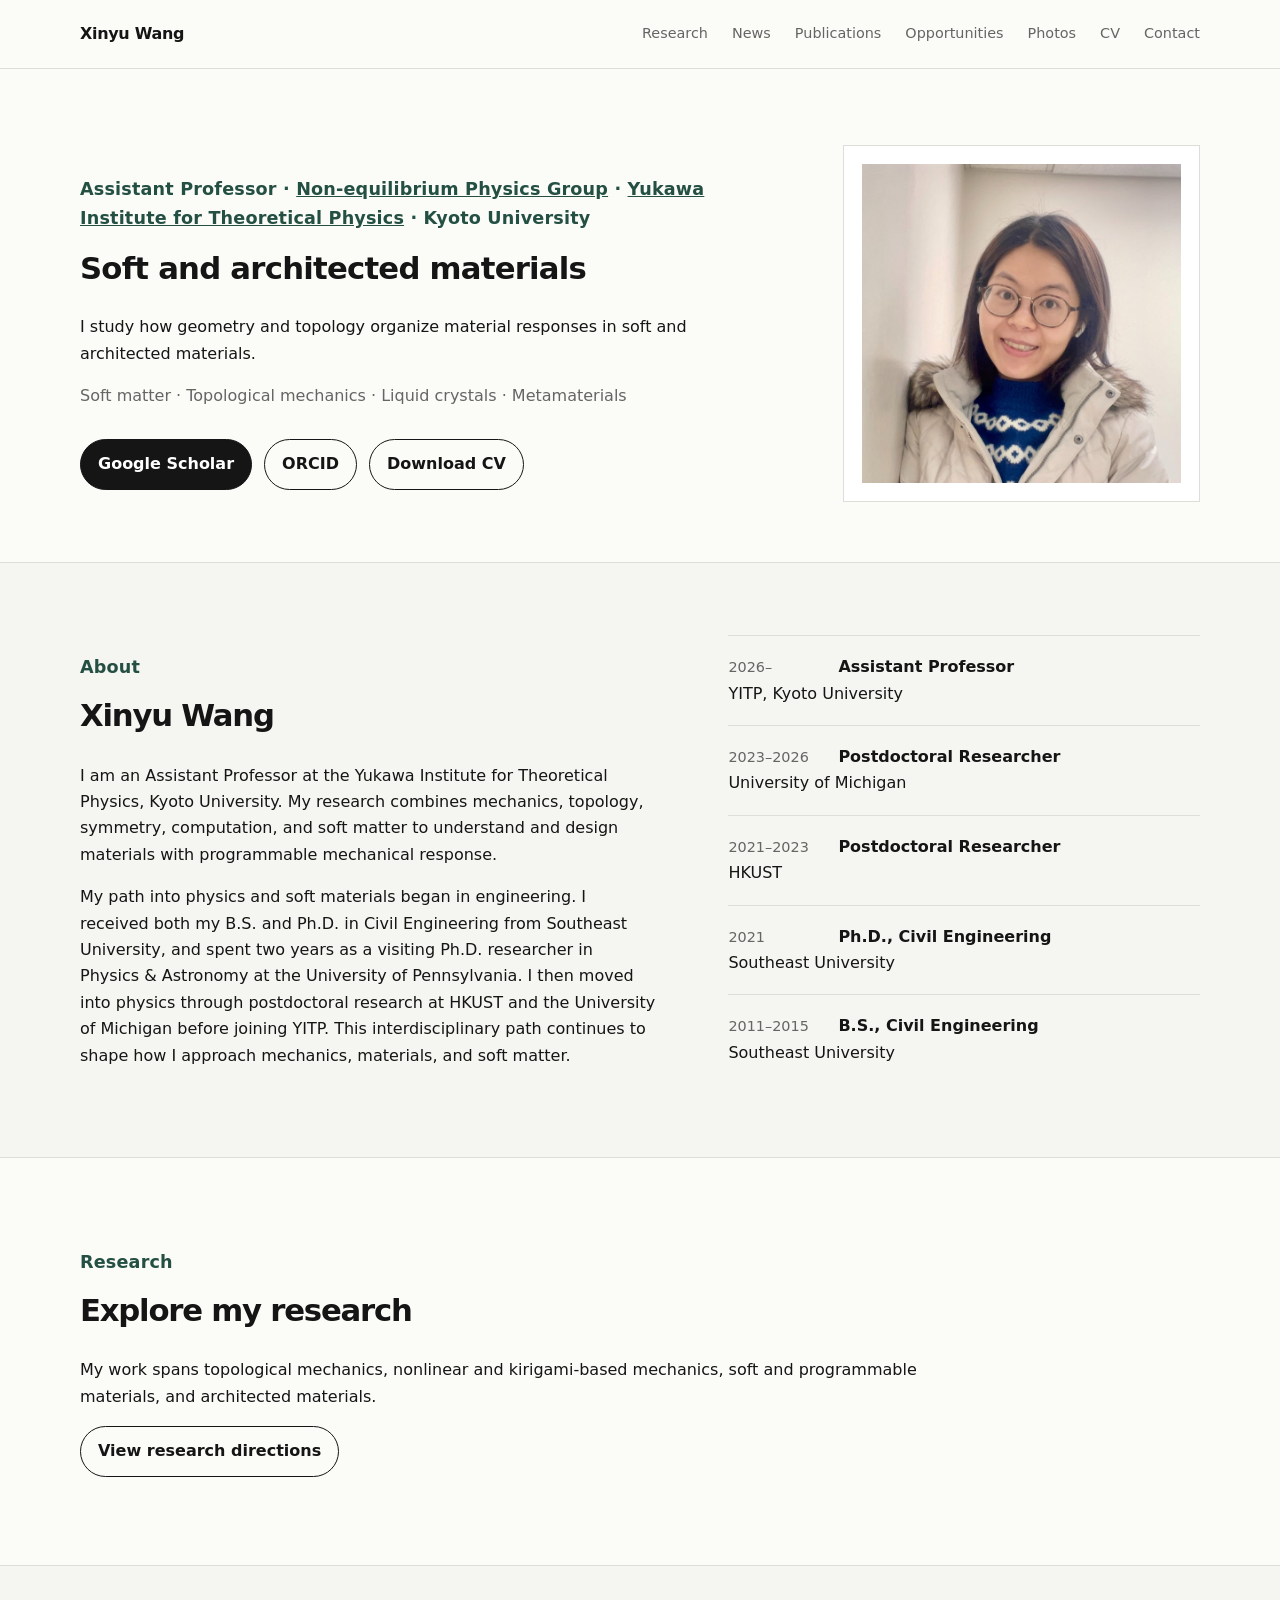
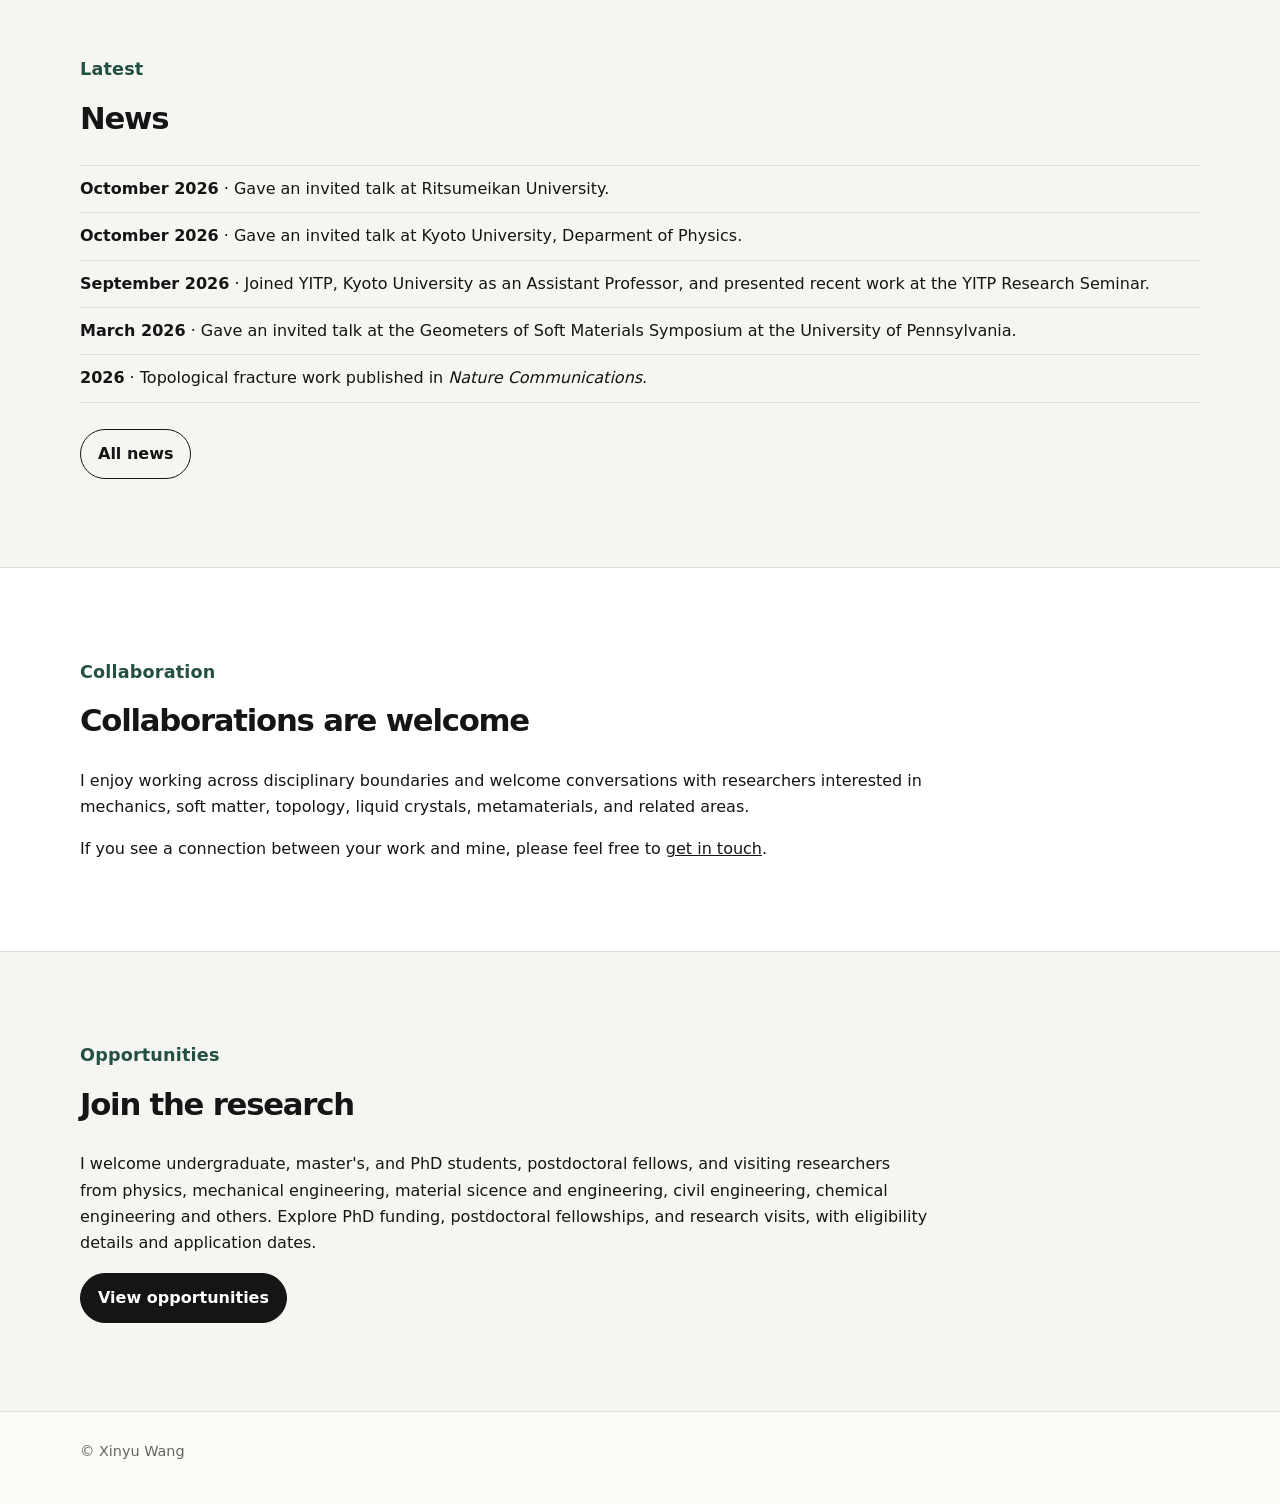
<file: index.html>
<!DOCTYPE html>
<html lang="en">
<head>
  <meta charset="utf-8" />
  <meta name="viewport" content="width=device-width, initial-scale=1" />
  <meta name="description" content="Xinyu Wang — topological mechanics, liquid crystals, architected materials, and soft matter." />
  <title>Xinyu Wang </title>
  <link rel="stylesheet" href="style.css" />
</head>
<body>

  <header class="site-header">
    <div class="wrap nav-wrap">
      <a class="brand" href="index.html">Xinyu Wang</a>
      <nav>
        <a href="research.html">Research</a>
        <a href="news.html">News</a>
        <a href="publications.html">Publications</a>
        <a href="opportunities.html">Opportunities</a>
        <a href="photos.html">Photos</a>
        <a href="cv.pdf">CV</a>
        <a href="contact.html">Contact</a>
      </nav>
    </div>
  </header>

<main>
<section class="hero">
      <div class="wrap hero-grid">
        <div>
          <p class="eyebrow">Assistant Professor · <a href="https://www2.yukawa.kyoto-u.ac.jp/~non-equilibrium/index_e.html" target="_blank" rel="noopener noreferrer">Non-equilibrium Physics Group</a> · <a href="https://www.yukawa.kyoto-u.ac.jp/en-GB/" target="_blank" rel="noopener noreferrer">Yukawa Institute for Theoretical Physics</a> · Kyoto University</p>
          <h1>Soft and architected materials</h1>
          <p class="lede">
            I study how geometry and topology organize
            material responses in soft and architected materials.
          </p>
          <p class="hero-tags">Soft matter · Topological mechanics · Liquid crystals · Metamaterials</p>
          <div class="cta-row">
            <a class="button primary" href="https://scholar.google.com/citations?hl=en&amp;user=svGlrvEAAAAJ" target="_blank" rel="noopener noreferrer">Google Scholar</a>
            <a class="button" href="https://orcid.org/0009-0000-4370-2174" target="_blank" rel="noopener noreferrer">ORCID</a>
            <a class="button" href="cv.pdf" download="Xinyu_Wang_CV.pdf">Download CV</a>
                     </div>
        </div>
        <div class="hero-card">
          <img class="profile-photo" src="xinyu-wang.jpg" alt="Portrait of Xinyu Wang">
        </div>
      </div>
    </section><section id="about" class="section alt">
      <div class="wrap two-col">
        <div>
          <p class="section-kicker">About</p>
          <h2>Xinyu Wang</h2>
          <p>
            I am an Assistant Professor at the Yukawa Institute for Theoretical Physics,
            Kyoto University. My research combines mechanics, topology, symmetry,
            computation, and soft matter to understand and design materials with
            programmable mechanical response.
          </p>
          <p>
            My path into physics and soft materials began in engineering. I received both my
            B.S. and Ph.D. in Civil Engineering from Southeast University, and spent two years
            as a visiting Ph.D. researcher in Physics &amp; Astronomy at the University of Pennsylvania.
            I then moved into physics through postdoctoral research at HKUST and the University of
            Michigan before joining YITP. This interdisciplinary path continues to shape how I
            approach mechanics, materials, and soft matter.
          </p>
        </div>
        <div class="timeline">
          <div><span>2026–</span><strong>Assistant Professor</strong><br>YITP, Kyoto University</div>
          <div><span>2023–2026</span><strong>Postdoctoral Researcher</strong><br>University of Michigan</div>
          <div><span>2021–2023</span><strong>Postdoctoral Researcher</strong><br>HKUST</div>
          <div><span>2021</span><strong>Ph.D., Civil Engineering</strong><br>Southeast University</div>
          <div><span>2011–2015</span><strong>B.S., Civil Engineering</strong><br>Southeast University</div>
        </div>
      </div>
    </section>
<section class="section">
  <div class="wrap">
    <p class="section-kicker">Research</p>
    <h2>Explore my research</h2>
    <p class="big-copy">My work spans topological mechanics, nonlinear and kirigami-based mechanics, soft and programmable materials, and architected materials.</p>
    <p><a class="button" href="research.html">View research directions</a></p>
  </div>
</section>


<section class="section alt">
  <div class="wrap">
    <p class="section-kicker">Latest</p>
    <h2>News</h2>
    <div class="home-news">
	 <p><strong>Octomber 2026</strong> · Gave an invited talk at Ritsumeikan University.</p>
      <p><strong>Octomber 2026</strong> · Gave an invited talk at Kyoto University, Deparment of Physics. </p>

      <p><strong>September 2026</strong> · Joined YITP, Kyoto University as an Assistant Professor, and presented recent work at the YITP Research Seminar.</p>
      <p><strong>March 2026</strong> · Gave an invited talk at the Geometers of Soft Materials Symposium at the University of Pennsylvania.</p>
      <p><strong>2026</strong> · Topological fracture work published in <em>Nature Communications</em>.</p>
    </div>
    <p><a class="button" href="news.html">All news</a></p>
  </div>
</section>

<section class="section collaboration-home">
  <div class="wrap">
    <p class="section-kicker">Collaboration</p>
    <h2>Collaborations are welcome</h2>
    <p class="big-copy">
      I enjoy working across disciplinary boundaries and welcome conversations with researchers
      interested in mechanics, soft matter, topology, liquid crystals, metamaterials, and related areas.
    </p>
    <p>
      If you see a connection between your work and mine, please feel free to <a href="contact.html">get in touch</a>.
    </p>
  </div>
</section>

<section class="section alt">
  <div class="wrap">
    <p class="section-kicker">Opportunities</p>
    <h2>Join the research</h2>
    <p class="big-copy">I welcome undergraduate, master's, and PhD students, postdoctoral fellows, and visiting researchers from physics, mechanical engineering, material sicence and engineering, civil engineering, chemical engineering and others. Explore PhD funding, postdoctoral fellowships, and research visits, with eligibility details and application dates.</p>
    <p><a class="button primary" href="opportunities.html">View opportunities</a></p>
  </div>
</section>

</main>
<footer>
  <div class="wrap">© Xinyu Wang</div>
</footer>
</body>
</html>
</file>
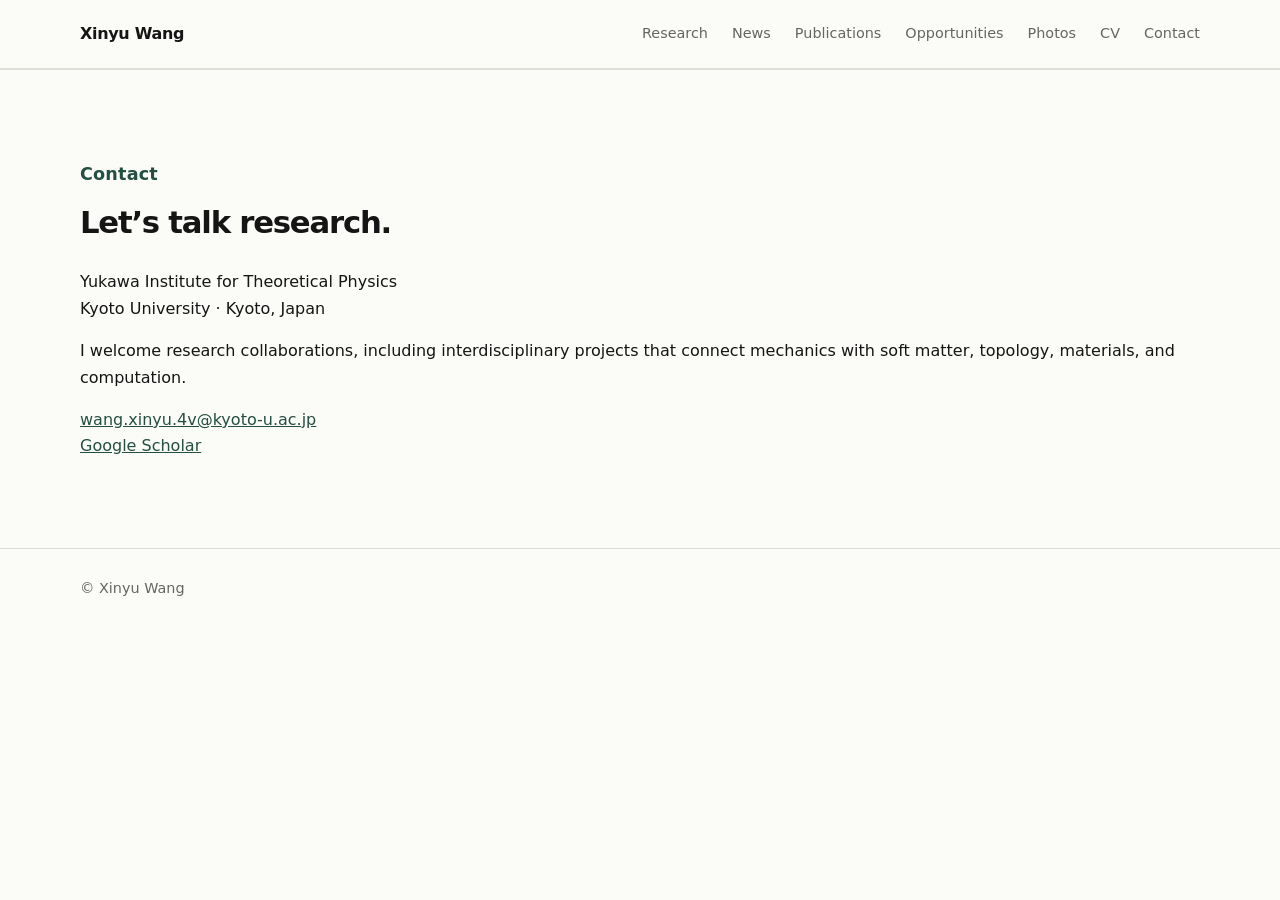
<file: contact.html>
<!DOCTYPE html>
<html lang="en">
<head>
  <meta charset="utf-8" />
  <meta name="viewport" content="width=device-width, initial-scale=1" />
  <meta name="description" content="Xinyu Wang — topological mechanics, liquid crystals, architected materials, and soft matter." />
  <title>Contact | Xinyu Wang</title>
  <link rel="stylesheet" href="style.css" />
</head>
<body>

  <header class="site-header">
    <div class="wrap nav-wrap">
      <a class="brand" href="index.html">Xinyu Wang</a>
      <nav>
        <a href="research.html">Research</a>
        <a href="news.html">News</a>
        <a href="publications.html">Publications</a>
        <a href="opportunities.html">Opportunities</a>
        <a href="photos.html">Photos</a>
        <a href="cv.pdf">CV</a>
        <a href="contact.html">Contact</a>
      </nav>
    </div>
  </header>

<main>
<section id="contact" class="section">
      <div class="wrap contact-block">
        <p class="section-kicker">Contact</p>
        <h2>Let’s talk research.</h2>
        <p>
          Yukawa Institute for Theoretical Physics<br>
          Kyoto University · Kyoto, Japan
        </p>
        <p>
          I welcome research collaborations, including interdisciplinary projects that connect
          mechanics with soft matter, topology, materials, and computation.
        </p>
        <p>
          <a href="mailto:wang.xinyu.4v@kyoto-u.ac.jp">wang.xinyu.4v@kyoto-u.ac.jp</a><br>
          <a href="https://scholar.google.com/citations?hl=en&user=svGlrvEAAAAJ">Google Scholar</a>
        </p>
      </div>
    </section>
</main>
<footer>
  <div class="wrap">© Xinyu Wang</div>
</footer>
</body>
</html>
</file>
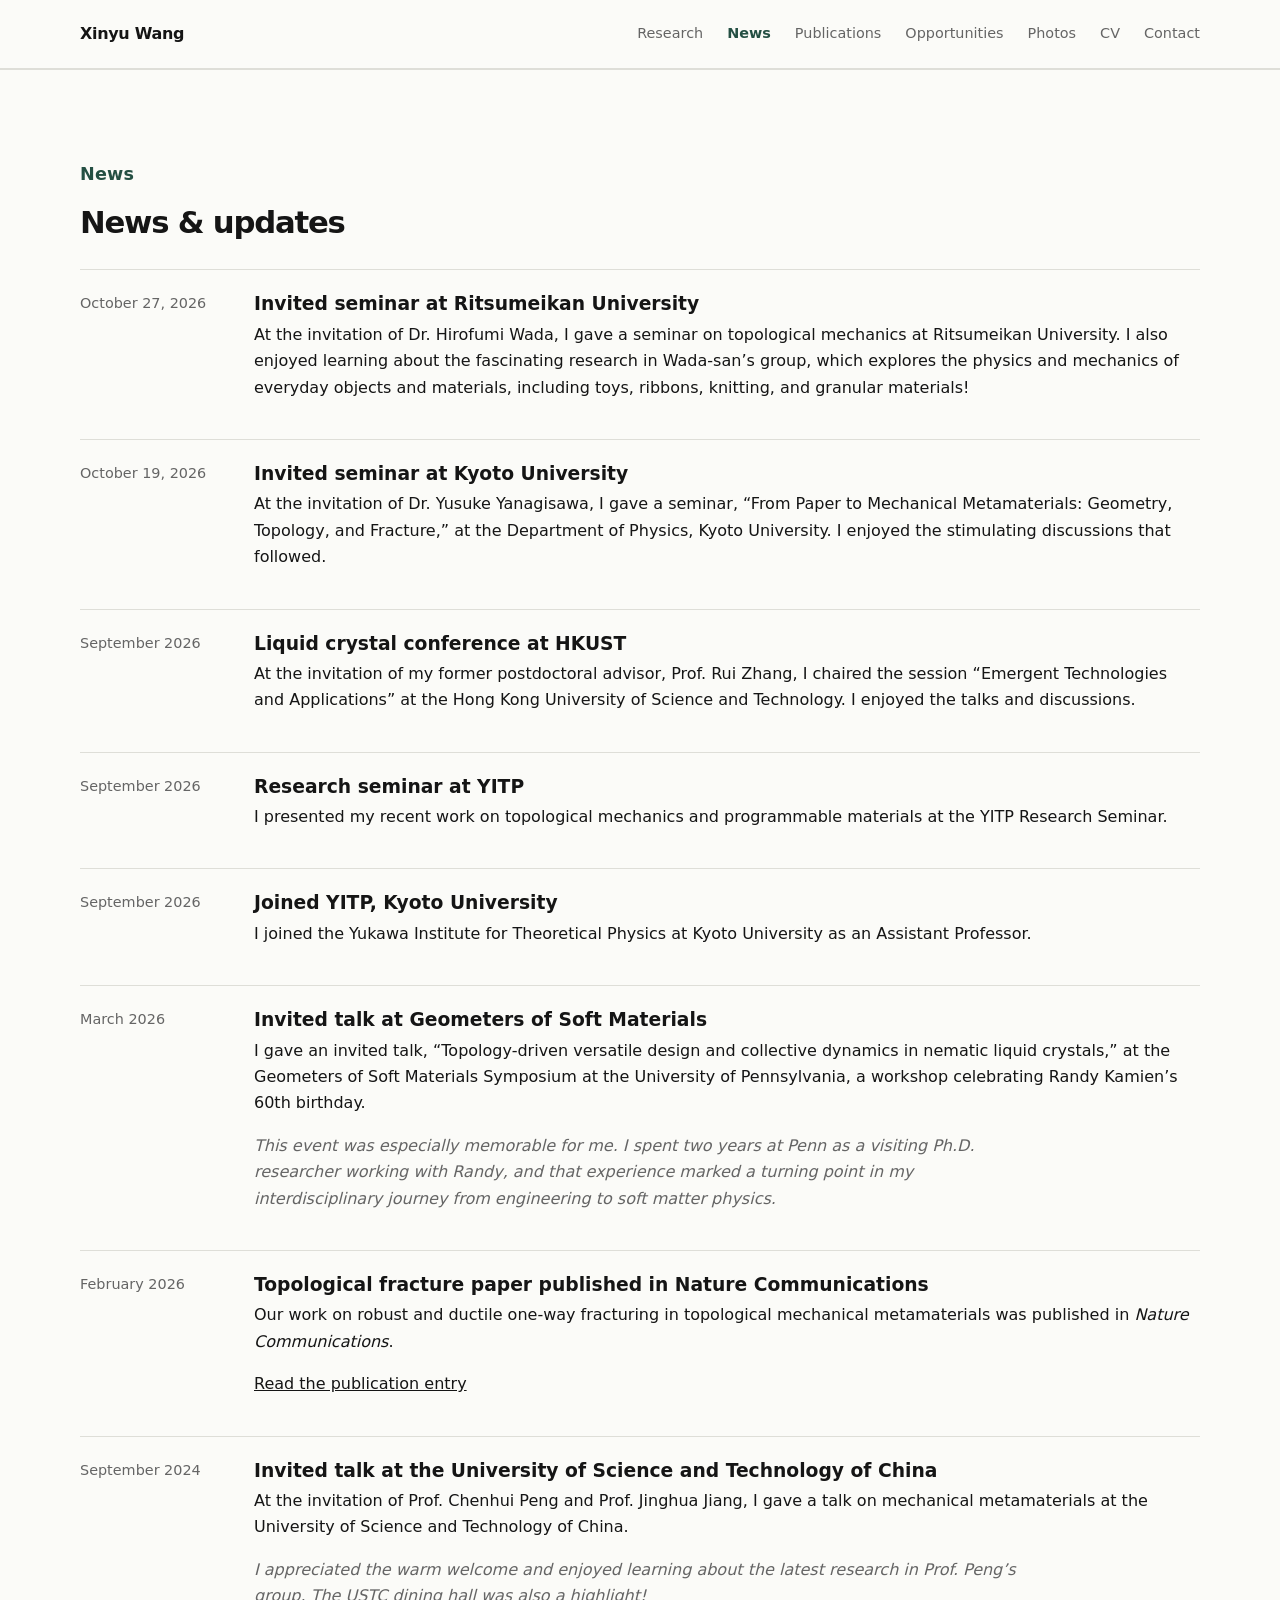
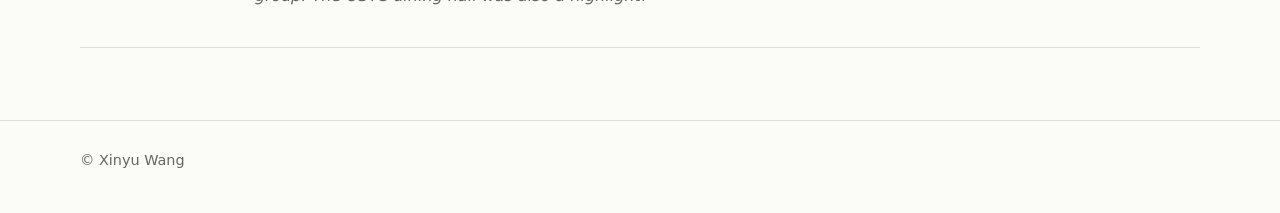
<file: news.html>
<!DOCTYPE html>
<html lang="en">
<head>
  <meta charset="utf-8" />
  <meta name="viewport" content="width=device-width, initial-scale=1" />
  <meta name="description" content="Xinyu Wang — topological mechanics, liquid crystals, architected materials, and soft matter." />
  <title>News | Xinyu Wang</title>
  <link rel="stylesheet" href="style.css" />
</head>
<body>

  <header class="site-header">
    <div class="wrap nav-wrap">
      <a class="brand" href="index.html">Xinyu Wang</a>
      <nav>
        <a href="research.html">Research</a>
        <a href="news.html" aria-current="page">News</a>
        <a href="publications.html">Publications</a>
        <a href="opportunities.html">Opportunities</a>
        <a href="photos.html">Photos</a>
        <a href="cv.pdf">CV</a>
        <a href="contact.html">Contact</a>
      </nav>
    </div>
  </header>

<main>

<section class="section">
  <div class="wrap">
    <p class="section-kicker">News</p>
    <h1 class="page-title">News &amp; updates</h1>
    <div class="news-list">
      <article>
        <div class="news-date">October 27, 2026</div>
        <div>
          <h3>Invited seminar at Ritsumeikan University</h3>
          <p>At the invitation of Dr. Hirofumi Wada, I gave a seminar on topological mechanics at Ritsumeikan University. I also enjoyed learning about the fascinating research in Wada-san’s group, which explores the physics and mechanics of everyday objects and materials, including toys, ribbons, knitting, and granular materials! </p>
        </div>
      </article>

      <article>
        <div class="news-date">October 19, 2026</div>
        <div>
          <h3>Invited seminar at Kyoto University</h3>
          <p>At the invitation of Dr. Yusuke Yanagisawa, I gave a seminar, “From Paper to Mechanical Metamaterials: Geometry, Topology, and Fracture,” at the Department of Physics, Kyoto University.  I enjoyed the stimulating discussions that followed. </p>
        </div>
      </article>
<article>
  <div class="news-date">September 2026</div>
  <div>
    <h3>Liquid crystal conference at HKUST</h3>
    <p>At the invitation of my former postdoctoral advisor, Prof. Rui Zhang, I chaired the session “Emergent Technologies and Applications” at the Hong Kong University of Science and Technology. I enjoyed the talks and discussions.</p>
  </div>
</article>


      <article>
        <div class="news-date">September 2026</div>
        <div>
          <h3>Research seminar at YITP</h3>
          <p>I presented my recent work on topological mechanics and programmable materials at the YITP Research Seminar.</p>
        </div>
      </article>

      <article>
        <div class="news-date">September 2026</div>
        <div>
          <h3>Joined YITP, Kyoto University</h3>
          <p>I joined the Yukawa Institute for Theoretical Physics at Kyoto University as an Assistant Professor.</p>
        </div>
      </article>

<article>
  <div class="news-date">March 2026</div>
  <div>
    <h3>Invited talk at Geometers of Soft Materials</h3>
    <p>I gave an invited talk, “Topology-driven versatile design and collective dynamics in nematic liquid crystals,” at the Geometers of Soft Materials Symposium at the University of Pennsylvania, a workshop celebrating Randy Kamien’s 60th birthday.</p>
    <p class="personal-reflection">This event was especially memorable for me. I spent two years at Penn as a visiting Ph.D. researcher working with Randy, and that experience marked a turning point in my interdisciplinary journey from engineering to soft matter physics.</p>
  </div>
</article>

      <article>
        <div class="news-date">February 2026</div>
        <div>
          <h3>Topological fracture paper published in Nature Communications</h3>
          <p>Our work on robust and ductile one-way fracturing in topological mechanical metamaterials was published in <em>Nature Communications</em>. </p>
          <p><a href="publications.html#pub-tmm-fracture">Read the publication entry</a></p>
        </div>
      </article>

<article>
  <div class="news-date">September 2024</div>
  <div>
    <h3>Invited talk at the University of Science and Technology of China</h3>
    <p>At the invitation of Prof. Chenhui Peng and Prof. Jinghua Jiang, I gave a talk on mechanical metamaterials at the University of Science and Technology of China.</p>
    <p class="personal-reflection">I appreciated the warm welcome and enjoyed learning about the latest research in Prof. Peng’s group. The USTC dining hall was also a highlight!</p>
  </div>
</article>

    </div>
  </div>
</section>

</main>
<footer>
  <div class="wrap">© Xinyu Wang</div>
</footer>
</body>
</html>
</file>
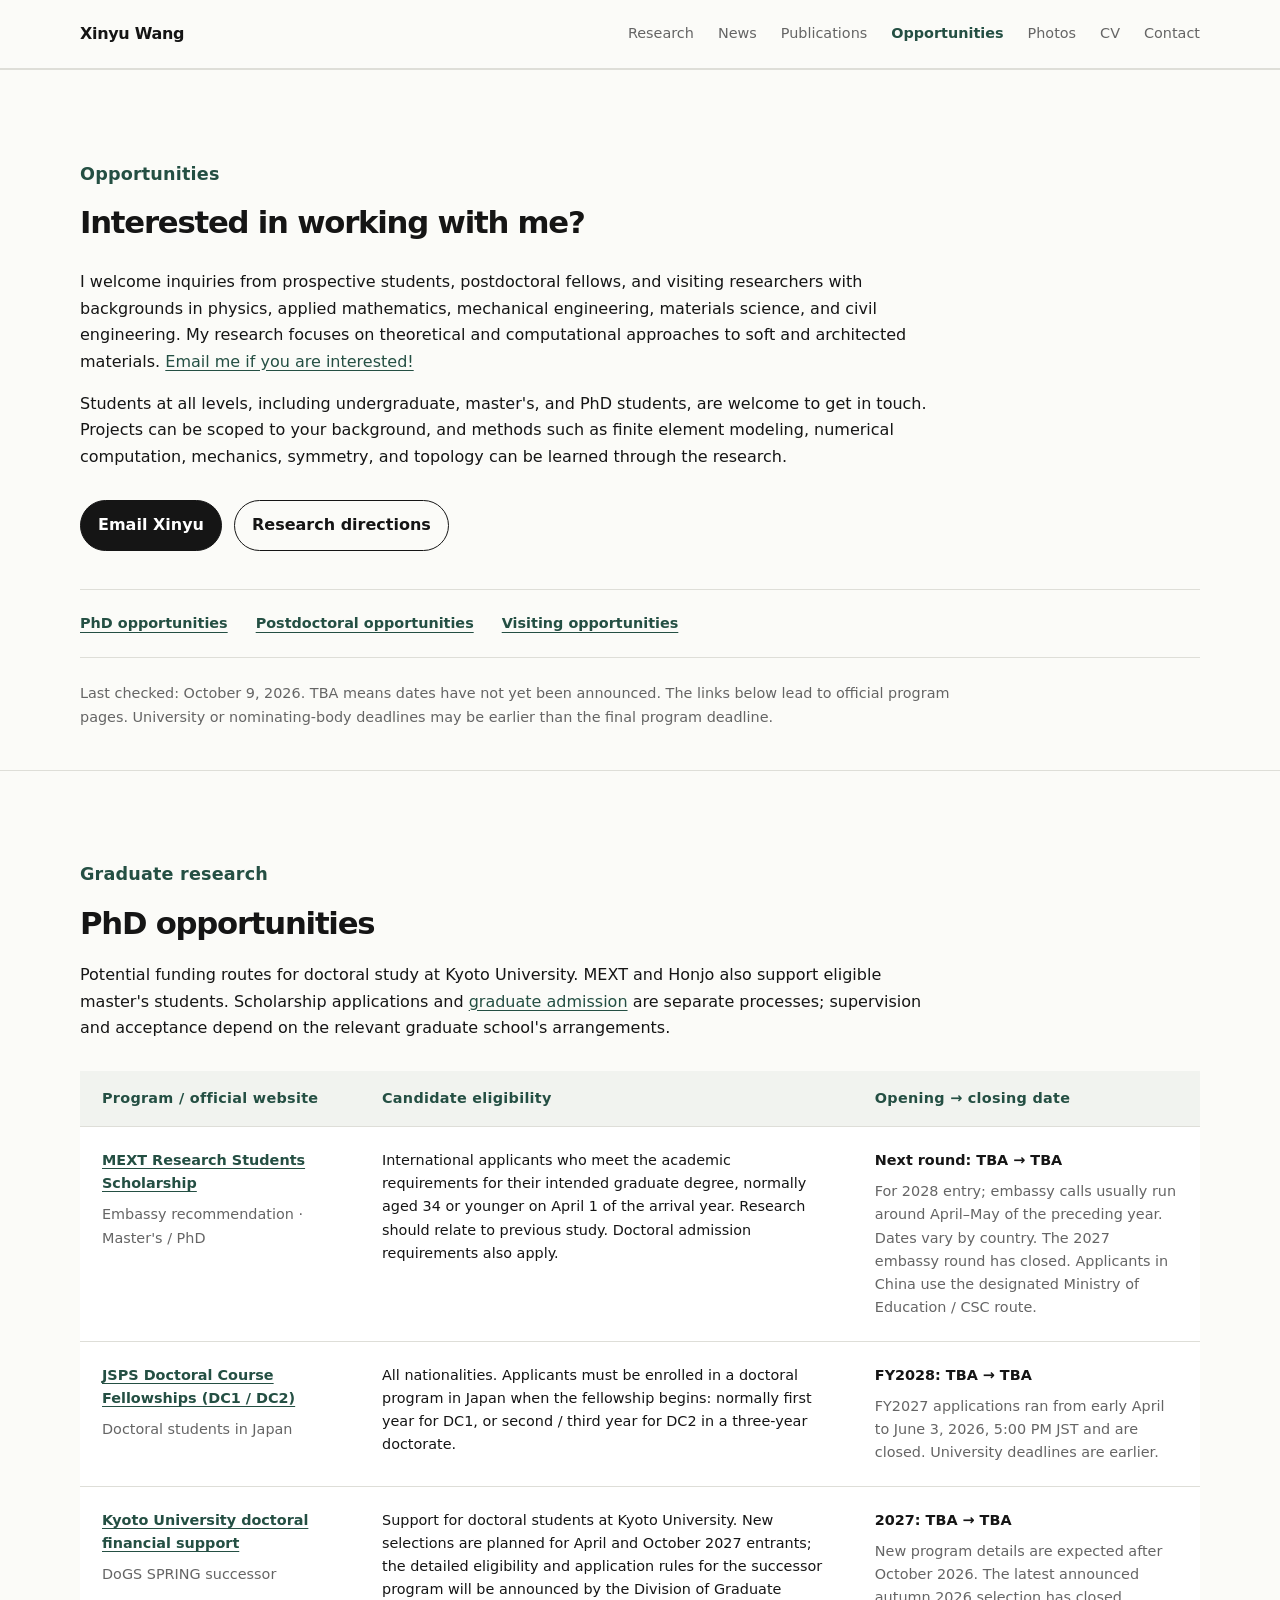
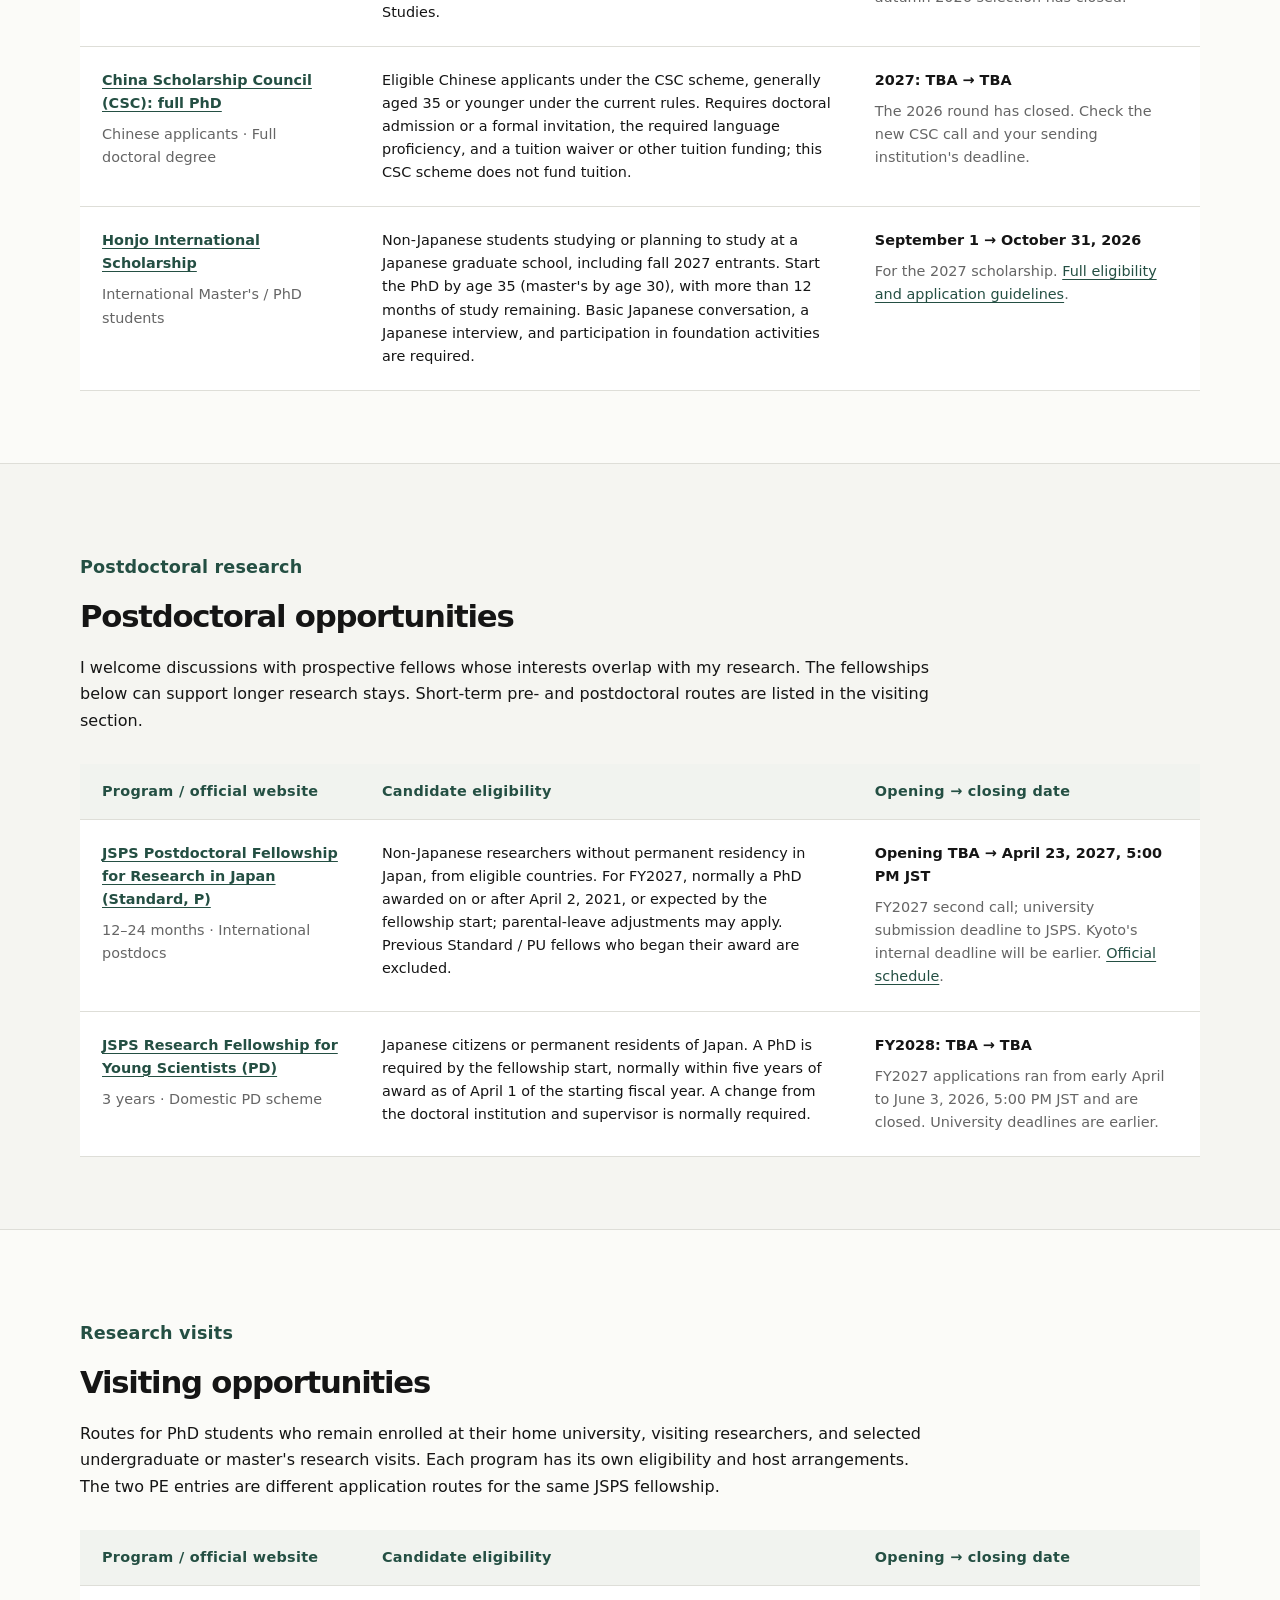
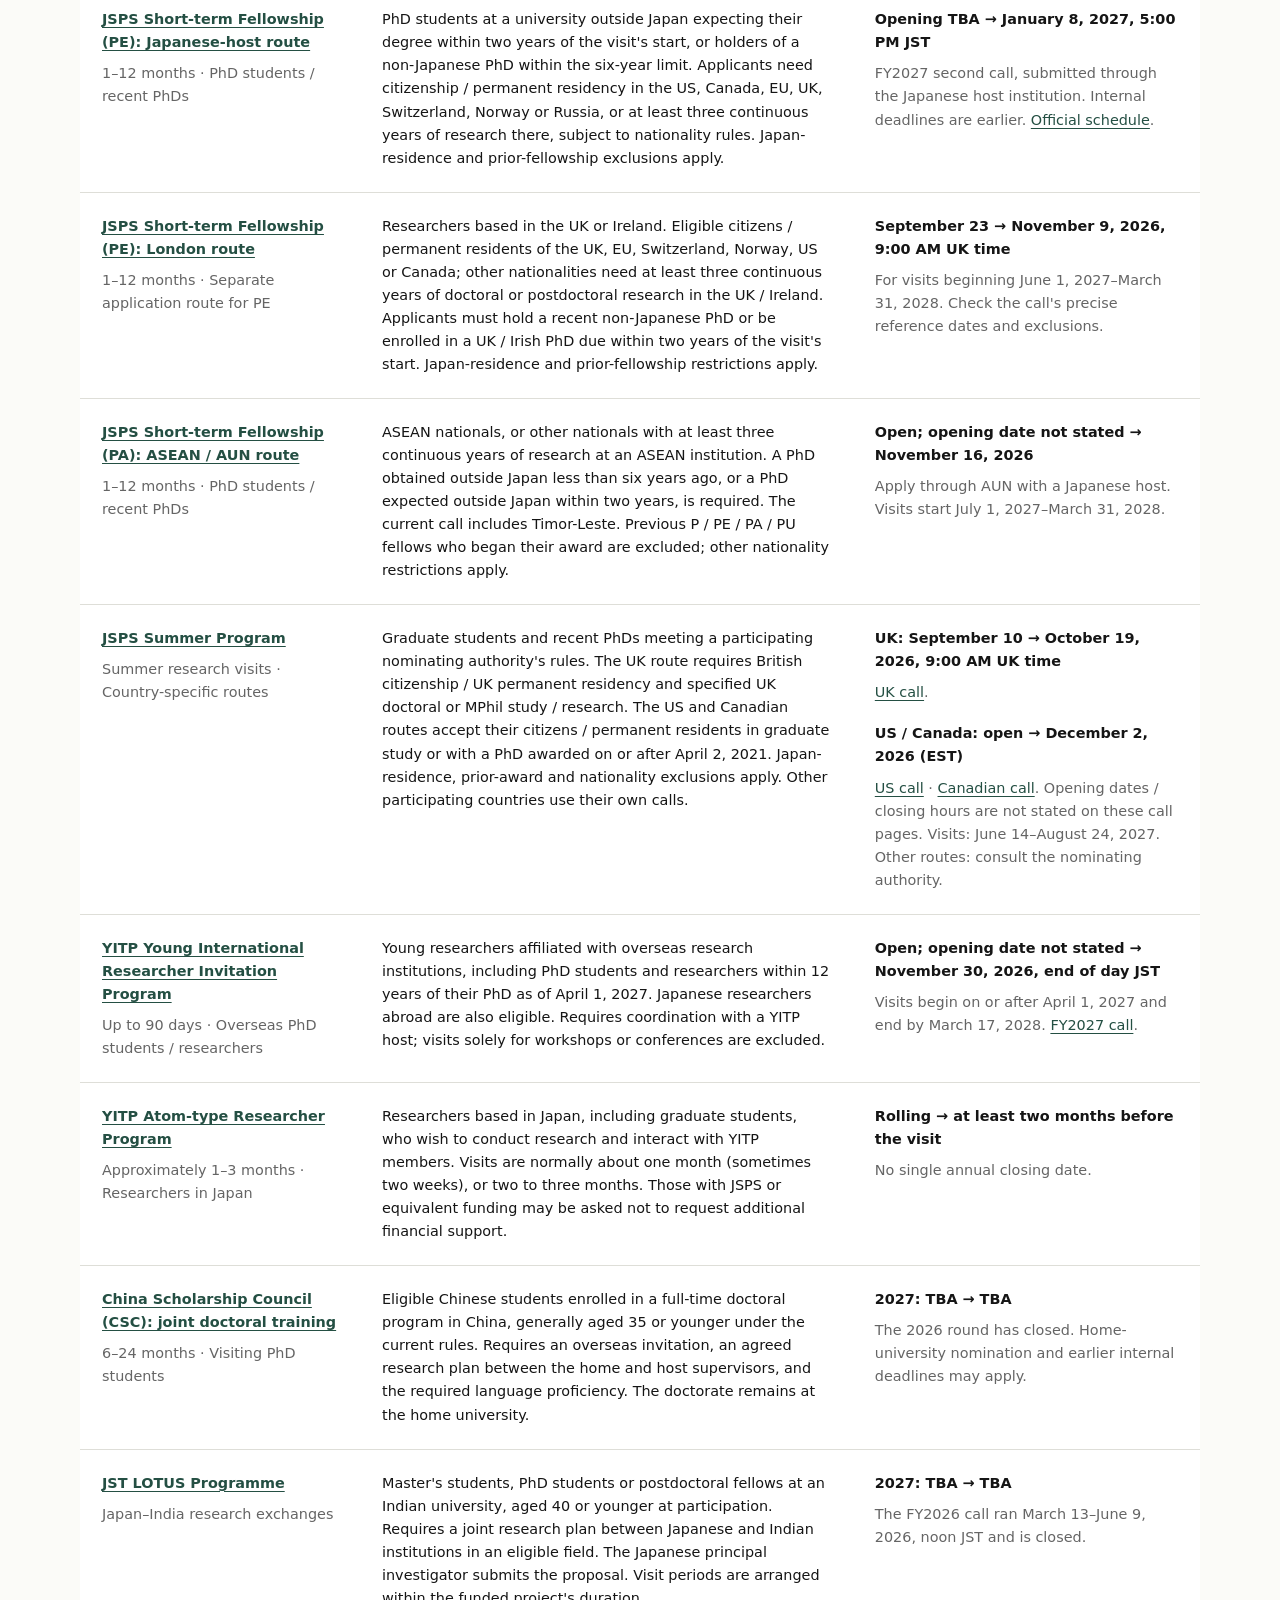
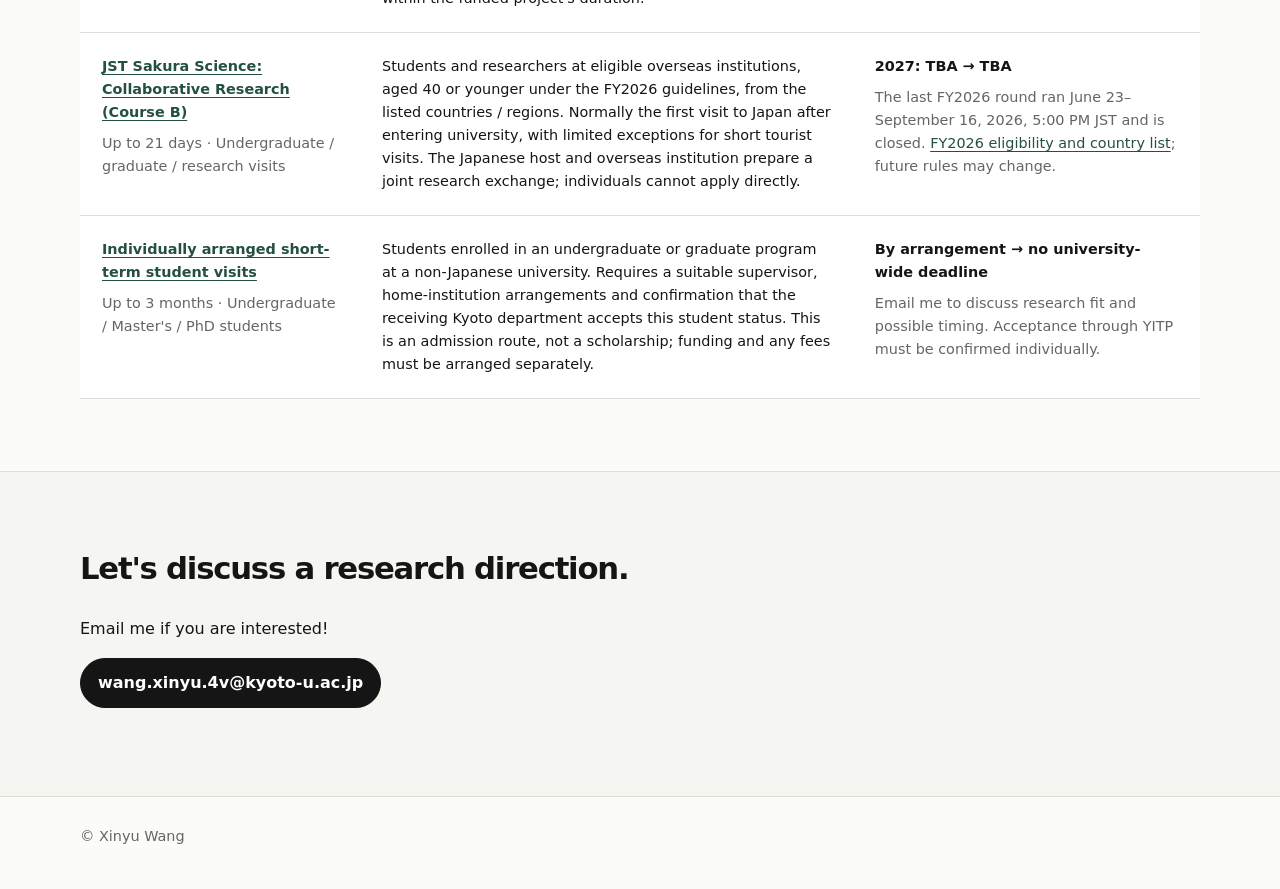
<file: opportunities.html>
<!DOCTYPE html>
<html lang="en">
<head>
  <meta charset="utf-8">
  <meta name="viewport" content="width=device-width, initial-scale=1">
  <meta name="description" content="Explore PhD funding, postdoctoral fellowships and visiting research opportunities with Xinyu Wang at YITP, Kyoto University.">
  <title>Opportunities | Xinyu Wang</title>
  <link rel="stylesheet" href="style.css">
</head>
<body class="opportunities-page">
<a class="skip-link" href="#main-content">Skip to content</a>
<header class="site-header">
  <div class="wrap nav-wrap">
    <a class="brand" href="index.html">Xinyu Wang</a>
    <nav aria-label="Main navigation">
      <a href="research.html">Research</a>
      <a href="news.html">News</a>
      <a href="publications.html">Publications</a>
      <a href="opportunities.html" aria-current="page">Opportunities</a>
      <a href="photos.html">Photos</a>
      <a href="cv.pdf">CV</a>
      <a href="contact.html">Contact</a>
    </nav>
  </div>
</header>
<main id="main-content">
  <section class="section opportunities-intro">
    <div class="wrap">
      <p class="section-kicker">Opportunities</p>
      <h1 class="page-title">Interested in working with me?</h1>
      <p class="big-copy">I welcome inquiries from prospective students, postdoctoral fellows, and visiting researchers with backgrounds in physics, applied mathematics, mechanical engineering, materials science, and civil engineering. My research focuses on theoretical and computational approaches to soft and architected materials. <a href="mailto:wang.xinyu.4v@kyoto-u.ac.jp">Email me if you are interested!</a></p>
      <p class="opportunities-copy">Students at all levels, including undergraduate, master's, and PhD students, are welcome to get in touch. Projects can be scoped to your background, and methods such as finite element modeling, numerical computation, mechanics, symmetry, and topology can be learned through the research.</p>
      <div class="cta-row"><a class="button primary" href="mailto:wang.xinyu.4v@kyoto-u.ac.jp">Email Xinyu</a><a class="button" href="research.html">Research directions</a></div>
      <nav class="opportunity-jump" aria-label="Opportunity categories"><a href="#phd-opportunities">PhD opportunities</a><a href="#postdoc-opportunities">Postdoctoral opportunities</a><a href="#visiting-opportunities">Visiting opportunities</a></nav>
      <p class="note opportunity-date">Last checked: <time datetime="2026-10-09">October 9, 2026</time>. TBA means dates have not yet been announced. The links below lead to official program pages. University or nominating-body deadlines may be earlier than the final program deadline.</p>
    </div>
  </section>
  <section class="section opportunity-section" id="phd-opportunities" aria-labelledby="phd-title">
    <div class="wrap">
      <p class="section-kicker">Graduate research</p>
      <h2 id="phd-title">PhD opportunities</h2>
      <p class="opportunities-copy">Potential funding routes for doctoral study at Kyoto University. MEXT and Honjo also support eligible master's students. Scholarship applications and <a href="https://www.sci.kyoto-u.ac.jp/en/admissions/phd">graduate admission</a> are separate processes; supervision and acceptance depend on the relevant graduate school's arrangements.</p>
      <div class="opportunity-table-wrap"><table class="opportunity-table" role="table"><caption class="sr-only">PhD opportunities: programs, eligibility and application dates</caption><colgroup><col class="program-col"><col class="eligibility-col"><col class="dates-col"></colgroup><thead role="rowgroup"><tr role="row"><th scope="col" role="columnheader">Program / official website</th><th scope="col" role="columnheader">Candidate eligibility</th><th scope="col" role="columnheader">Opening → closing date</th></tr></thead><tbody role="rowgroup">
<tr role="row">
<th scope="row" role="rowheader" data-label="Program"><a href="https://www.kyoto-u.ac.jp/en/education-campus/procedures/scholarships/mext">MEXT Research Students Scholarship</a><span class="program-meta">Embassy recommendation · Master's / PhD</span></th>
<td role="cell" data-label="Candidate eligibility">International applicants who meet the academic requirements for their intended graduate degree, normally aged 34 or younger on April 1 of the arrival year. Research should relate to previous study. Doctoral admission requirements also apply.</td>
<td role="cell" data-label="Opening → closing date" class="program-dates"><strong>Next round: TBA → TBA</strong><small>For 2028 entry; embassy calls usually run around April–May of the preceding year. Dates vary by country. The 2027 embassy round has closed. Applicants in China use the designated Ministry of Education / CSC route.</small></td>
</tr>
<tr role="row">
<th scope="row" role="rowheader" data-label="Program"><a href="https://www.jsps.go.jp/english/e-pd/">JSPS Doctoral Course Fellowships (DC1 / DC2)</a><span class="program-meta">Doctoral students in Japan</span></th>
<td role="cell" data-label="Candidate eligibility">All nationalities. Applicants must be enrolled in a doctoral program in Japan when the fellowship begins: normally first year for DC1, or second / third year for DC2 in a three-year doctorate.</td>
<td role="cell" data-label="Opening → closing date" class="program-dates"><strong>FY2028: TBA → TBA</strong><small>FY2027 applications ran from early April to June 3, 2026, 5:00 PM JST and are closed. University deadlines are earlier.</small></td>
</tr>
<tr role="row">
<th scope="row" role="rowheader" data-label="Program"><a href="https://www.kugd.k.kyoto-u.ac.jp/en/support/recruitlist">Kyoto University doctoral financial support</a><span class="program-meta">DoGS SPRING successor</span></th>
<td role="cell" data-label="Candidate eligibility">Support for doctoral students at Kyoto University. New selections are planned for April and October 2027 entrants; the detailed eligibility and application rules for the successor program will be announced by the Division of Graduate Studies.</td>
<td role="cell" data-label="Opening → closing date" class="program-dates"><strong>2027: TBA → TBA</strong><small>New program details are expected after October 2026. The latest announced autumn 2026 selection has closed.</small></td>
</tr>
<tr role="row">
<th scope="row" role="rowheader" data-label="Program"><a href="https://origin-www.csc.edu.cn/article/4034">China Scholarship Council (CSC): full PhD</a><span class="program-meta">Chinese applicants · Full doctoral degree</span></th>
<td role="cell" data-label="Candidate eligibility">Eligible Chinese applicants under the CSC scheme, generally aged 35 or younger under the current rules. Requires doctoral admission or a formal invitation, the required language proficiency, and a tuition waiver or other tuition funding; this CSC scheme does not fund tuition.</td>
<td role="cell" data-label="Opening → closing date" class="program-dates"><strong>2027: TBA → TBA</strong><small>The 2026 round has closed. Check the new CSC call and your sending institution's deadline.</small></td>
</tr>
<tr role="row">
<th scope="row" role="rowheader" data-label="Program"><a href="https://www.hisf.or.jp/en/scholarship/foreigner/">Honjo International Scholarship</a><span class="program-meta">International Master's / PhD students</span></th>
<td role="cell" data-label="Candidate eligibility">Non-Japanese students studying or planning to study at a Japanese graduate school, including fall 2027 entrants. Start the PhD by age 35 (master's by age 30), with more than 12 months of study remaining. Basic Japanese conversation, a Japanese interview, and participation in foundation activities are required.</td>
<td role="cell" data-label="Opening → closing date" class="program-dates"><strong>September 1 → October 31, 2026</strong><small>For the 2027 scholarship. <a href="https://www.hisf.or.jp/wp/wp-content/uploads/2026/06/2027_bosyuyoukou_foreigner_E.pdf">Full eligibility and application guidelines</a>.</small></td>
</tr></tbody></table></div>
    </div>
  </section>
  <section class="section alt opportunity-section" id="postdoc-opportunities" aria-labelledby="postdoc-title">
    <div class="wrap">
      <p class="section-kicker">Postdoctoral research</p>
      <h2 id="postdoc-title">Postdoctoral opportunities</h2>
      <p class="opportunities-copy">I welcome discussions with prospective fellows whose interests overlap with my research. The fellowships below can support longer research stays. Short-term pre- and postdoctoral routes are listed in the visiting section.</p>
      <div class="opportunity-table-wrap"><table class="opportunity-table" role="table"><caption class="sr-only">Postdoctoral opportunities: programs, eligibility and application dates</caption><colgroup><col class="program-col"><col class="eligibility-col"><col class="dates-col"></colgroup><thead role="rowgroup"><tr role="row"><th scope="col" role="columnheader">Program / official website</th><th scope="col" role="columnheader">Candidate eligibility</th><th scope="col" role="columnheader">Opening → closing date</th></tr></thead><tbody role="rowgroup">
<tr role="row">
<th scope="row" role="rowheader" data-label="Program"><a href="https://www.jsps.go.jp/english/e-fellow/e-ippan/index.html">JSPS Postdoctoral Fellowship for Research in Japan (Standard, P)</a><span class="program-meta">12–24 months · International postdocs</span></th>
<td role="cell" data-label="Candidate eligibility">Non-Japanese researchers without permanent residency in Japan, from eligible countries. For FY2027, normally a PhD awarded on or after April 2, 2021, or expected by the fellowship start; parental-leave adjustments may apply. Previous Standard / PU fellows who began their award are excluded.</td>
<td role="cell" data-label="Opening → closing date" class="program-dates"><strong>Opening TBA → April 23, 2027, 5:00 PM JST</strong><small>FY2027 second call; university submission deadline to JSPS. Kyoto's internal deadline will be earlier. <a href="https://www.jsps.go.jp/english/e-fellow/e-ippan/appliguidelines.html">Official schedule</a>.</small></td>
</tr>
<tr role="row">
<th scope="row" role="rowheader" data-label="Program"><a href="https://www.jsps.go.jp/english/e-pd/">JSPS Research Fellowship for Young Scientists (PD)</a><span class="program-meta">3 years · Domestic PD scheme</span></th>
<td role="cell" data-label="Candidate eligibility">Japanese citizens or permanent residents of Japan. A PhD is required by the fellowship start, normally within five years of award as of April 1 of the starting fiscal year. A change from the doctoral institution and supervisor is normally required.</td>
<td role="cell" data-label="Opening → closing date" class="program-dates"><strong>FY2028: TBA → TBA</strong><small>FY2027 applications ran from early April to June 3, 2026, 5:00 PM JST and are closed. University deadlines are earlier.</small></td>
</tr></tbody></table></div>
    </div>
  </section>
  <section class="section opportunity-section" id="visiting-opportunities" aria-labelledby="visiting-title">
    <div class="wrap">
      <p class="section-kicker">Research visits</p>
      <h2 id="visiting-title">Visiting opportunities</h2>
      <p class="opportunities-copy">Routes for PhD students who remain enrolled at their home university, visiting researchers, and selected undergraduate or master's research visits. Each program has its own eligibility and host arrangements. The two PE entries are different application routes for the same JSPS fellowship.</p>
      <div class="opportunity-table-wrap"><table class="opportunity-table" role="table"><caption class="sr-only">Visiting opportunities: programs, eligibility and application dates</caption><colgroup><col class="program-col"><col class="eligibility-col"><col class="dates-col"></colgroup><thead role="rowgroup"><tr role="row"><th scope="col" role="columnheader">Program / official website</th><th scope="col" role="columnheader">Candidate eligibility</th><th scope="col" role="columnheader">Opening → closing date</th></tr></thead><tbody role="rowgroup">
<tr role="row">
<th scope="row" role="rowheader" data-label="Program"><a href="https://www.jsps.go.jp/english/e-fellow/e-oubei-s/">JSPS Short-term Fellowship (PE): Japanese-host route</a><span class="program-meta">1–12 months · PhD students / recent PhDs</span></th>
<td role="cell" data-label="Candidate eligibility">PhD students at a university outside Japan expecting their degree within two years of the visit's start, or holders of a non-Japanese PhD within the six-year limit. Applicants need citizenship / permanent residency in the US, Canada, EU, UK, Switzerland, Norway or Russia, or at least three continuous years of research there, subject to nationality rules. Japan-residence and prior-fellowship exclusions apply.</td>
<td role="cell" data-label="Opening → closing date" class="program-dates"><strong>Opening TBA → January 8, 2027, 5:00 PM JST</strong><small>FY2027 second call, submitted through the Japanese host institution. Internal deadlines are earlier. <a href="https://www.jsps.go.jp/english/e-fellow/e-oubei-s/appliguidelines.html">Official schedule</a>.</small></td>
</tr>
<tr role="row">
<th scope="row" role="rowheader" data-label="Program"><a href="https://www.jsps.org/latest_calls/2026/09/2027-jsps-london-call-for-the-short-term-prepostdoctoral-fellowships-for-research-in-japan-first-of-two-calls-for-2027.html">JSPS Short-term Fellowship (PE): London route</a><span class="program-meta">1–12 months · Separate application route for PE</span></th>
<td role="cell" data-label="Candidate eligibility">Researchers based in the UK or Ireland. Eligible citizens / permanent residents of the UK, EU, Switzerland, Norway, US or Canada; other nationalities need at least three continuous years of doctoral or postdoctoral research in the UK / Ireland. Applicants must hold a recent non-Japanese PhD or be enrolled in a UK / Irish PhD due within two years of the visit's start. Japan-residence and prior-fellowship restrictions apply.</td>
<td role="cell" data-label="Opening → closing date" class="program-dates"><strong>September 23 → November 9, 2026, 9:00 AM UK time</strong><small>For visits beginning June 1, 2027–March 31, 2028. Check the call's precise reference dates and exclusions.</small></td>
</tr>
<tr role="row">
<th scope="row" role="rowheader" data-label="Program"><a href="https://www.aunsec.org/aun-action/scholarships/jsps-international-fellowships-research-japan">JSPS Short-term Fellowship (PA): ASEAN / AUN route</a><span class="program-meta">1–12 months · PhD students / recent PhDs</span></th>
<td role="cell" data-label="Candidate eligibility">ASEAN nationals, or other nationals with at least three continuous years of research at an ASEAN institution. A PhD obtained outside Japan less than six years ago, or a PhD expected outside Japan within two years, is required. The current call includes Timor-Leste. Previous P / PE / PA / PU fellows who began their award are excluded; other nationality restrictions apply.</td>
<td role="cell" data-label="Opening → closing date" class="program-dates"><strong>Open; opening date not stated → November 16, 2026</strong><small>Apply through AUN with a Japanese host. Visits start July 1, 2027–March 31, 2028.</small></td>
</tr>
<tr role="row">
<th scope="row" role="rowheader" data-label="Program"><a href="https://www.jsps.go.jp/english/e-fellow/e-summer/appli.html">JSPS Summer Program</a><span class="program-meta">Summer research visits · Country-specific routes</span></th>
<td role="cell" data-label="Candidate eligibility">Graduate students and recent PhDs meeting a participating nominating authority's rules. The UK route requires British citizenship / UK permanent residency and specified UK doctoral or MPhil study / research. The US and Canadian routes accept their citizens / permanent residents in graduate study or with a PhD awarded on or after April 2, 2021. Japan-residence, prior-award and nationality exclusions apply. Other participating countries use their own calls.</td>
<td role="cell" data-label="Opening → closing date" class="program-dates"><strong>UK: September 10 → October 19, 2026, 9:00 AM UK time</strong><small><a href="https://www.jsps.org/upcoming/2026/09/jsps-london-call-for-the-2027-summer-program.html">UK call</a>.</small><strong>US / Canada: open → December 2, 2026 (EST)</strong><small><a href="https://www.jspsusa.org/wp/fellowship/summer-program-for-the-us-fy2027/">US call</a> · <a href="https://www.jspsusa.org/wp/fellowship/summer-program-for-canada-fy2027/">Canadian call</a>. Opening dates / closing hours are not stated on these call pages. Visits: June 14–August 24, 2027. Other routes: consult the nominating authority.</small></td>
</tr>
<tr role="row">
<th scope="row" role="rowheader" data-label="Program"><a href="https://www.yukawa.kyoto-u.ac.jp/en-GB/contents/kyoudou/visit">YITP Young International Researcher Invitation Program</a><span class="program-meta">Up to 90 days · Overseas PhD students / researchers</span></th>
<td role="cell" data-label="Candidate eligibility">Young researchers affiliated with overseas research institutions, including PhD students and researchers within 12 years of their PhD as of April 1, 2027. Japanese researchers abroad are also eligible. Requires coordination with a YITP host; visits solely for workshops or conferences are excluded.</td>
<td role="cell" data-label="Opening → closing date" class="program-dates"><strong>Open; opening date not stated → November 30, 2026, end of day JST</strong><small>Visits begin on or after April 1, 2027 and end by March 17, 2028. <a href="https://www.yukawa.kyoto-u.ac.jp/contents/kyoudou/PDF/EN-wakate-shouhei.pdf">FY2027 call</a>.</small></td>
</tr>
<tr role="row">
<th scope="row" role="rowheader" data-label="Program"><a href="https://www.yukawa.kyoto-u.ac.jp/en-GB/contents/kyoudou/visit">YITP Atom-type Researcher Program</a><span class="program-meta">Approximately 1–3 months · Researchers in Japan</span></th>
<td role="cell" data-label="Candidate eligibility">Researchers based in Japan, including graduate students, who wish to conduct research and interact with YITP members. Visits are normally about one month (sometimes two weeks), or two to three months. Those with JSPS or equivalent funding may be asked not to request additional financial support.</td>
<td role="cell" data-label="Opening → closing date" class="program-dates"><strong>Rolling → at least two months before the visit</strong><small>No single annual closing date.</small></td>
</tr>
<tr role="row">
<th scope="row" role="rowheader" data-label="Program"><a href="https://origin-www.csc.edu.cn/article/4034">China Scholarship Council (CSC): joint doctoral training</a><span class="program-meta">6–24 months · Visiting PhD students</span></th>
<td role="cell" data-label="Candidate eligibility">Eligible Chinese students enrolled in a full-time doctoral program in China, generally aged 35 or younger under the current rules. Requires an overseas invitation, an agreed research plan between the home and host supervisors, and the required language proficiency. The doctorate remains at the home university.</td>
<td role="cell" data-label="Opening → closing date" class="program-dates"><strong>2027: TBA → TBA</strong><small>The 2026 round has closed. Home-university nomination and earlier internal deadlines may apply.</small></td>
</tr>
<tr role="row">
<th scope="row" role="rowheader" data-label="Program"><a href="https://www.jst.go.jp/program/india/en/call/">JST LOTUS Programme</a><span class="program-meta">Japan–India research exchanges</span></th>
<td role="cell" data-label="Candidate eligibility">Master's students, PhD students or postdoctoral fellows at an Indian university, aged 40 or younger at participation. Requires a joint research plan between Japanese and Indian institutions in an eligible field. The Japanese principal investigator submits the proposal. Visit periods are arranged within the funded project's duration.</td>
<td role="cell" data-label="Opening → closing date" class="program-dates"><strong>2027: TBA → TBA</strong><small>The FY2026 call ran March 13–June 9, 2026, noon JST and is closed.</small></td>
</tr>
<tr role="row">
<th scope="row" role="rowheader" data-label="Program"><a href="https://ssp.jst.go.jp/en/program/">JST Sakura Science: Collaborative Research (Course B)</a><span class="program-meta">Up to 21 days · Undergraduate / graduate / research visits</span></th>
<td role="cell" data-label="Candidate eligibility">Students and researchers at eligible overseas institutions, aged 40 or younger under the FY2026 guidelines, from the listed countries / regions. Normally the first visit to Japan after entering university, with limited exceptions for short tourist visits. The Japanese host and overseas institution prepare a joint research exchange; individuals cannot apply directly.</td>
<td role="cell" data-label="Opening → closing date" class="program-dates"><strong>2027: TBA → TBA</strong><small>The last FY2026 round ran June 23–September 16, 2026, 5:00 PM JST and is closed. <a href="https://ssp.jst.go.jp/media/files/shinsei/2026/en_gaiyou_2026.pdf">FY2026 eligibility and country list</a>; future rules may change.</small></td>
</tr>
<tr role="row">
<th scope="row" role="rowheader" data-label="Program"><a href="https://www.kyoto-u.ac.jp/en/education-campus/education-and-admissions/non-degree-programs/short-term-international-students">Individually arranged short-term student visits</a><span class="program-meta">Up to 3 months · Undergraduate / Master's / PhD students</span></th>
<td role="cell" data-label="Candidate eligibility">Students enrolled in an undergraduate or graduate program at a non-Japanese university. Requires a suitable supervisor, home-institution arrangements and confirmation that the receiving Kyoto department accepts this student status. This is an admission route, not a scholarship; funding and any fees must be arranged separately.</td>
<td role="cell" data-label="Opening → closing date" class="program-dates"><strong>By arrangement → no university-wide deadline</strong><small>Email me to discuss research fit and possible timing. Acceptance through YITP must be confirmed individually.</small></td>
</tr></tbody></table></div>
    </div>
  </section>
  <section class="section alt opportunity-contact" aria-labelledby="contact-title">
    <div class="wrap">
      <h2 id="contact-title">Let's discuss a research direction.</h2>
      <p class="big-copy"> Email me if you are interested!</p>
      <p><a class="button primary" href="mailto:wang.xinyu.4v@kyoto-u.ac.jp">wang.xinyu.4v@kyoto-u.ac.jp</a></p>
         </div>
  </section>
</main>
<footer><div class="wrap">© Xinyu Wang</div></footer>
</body>
</html>
</file>
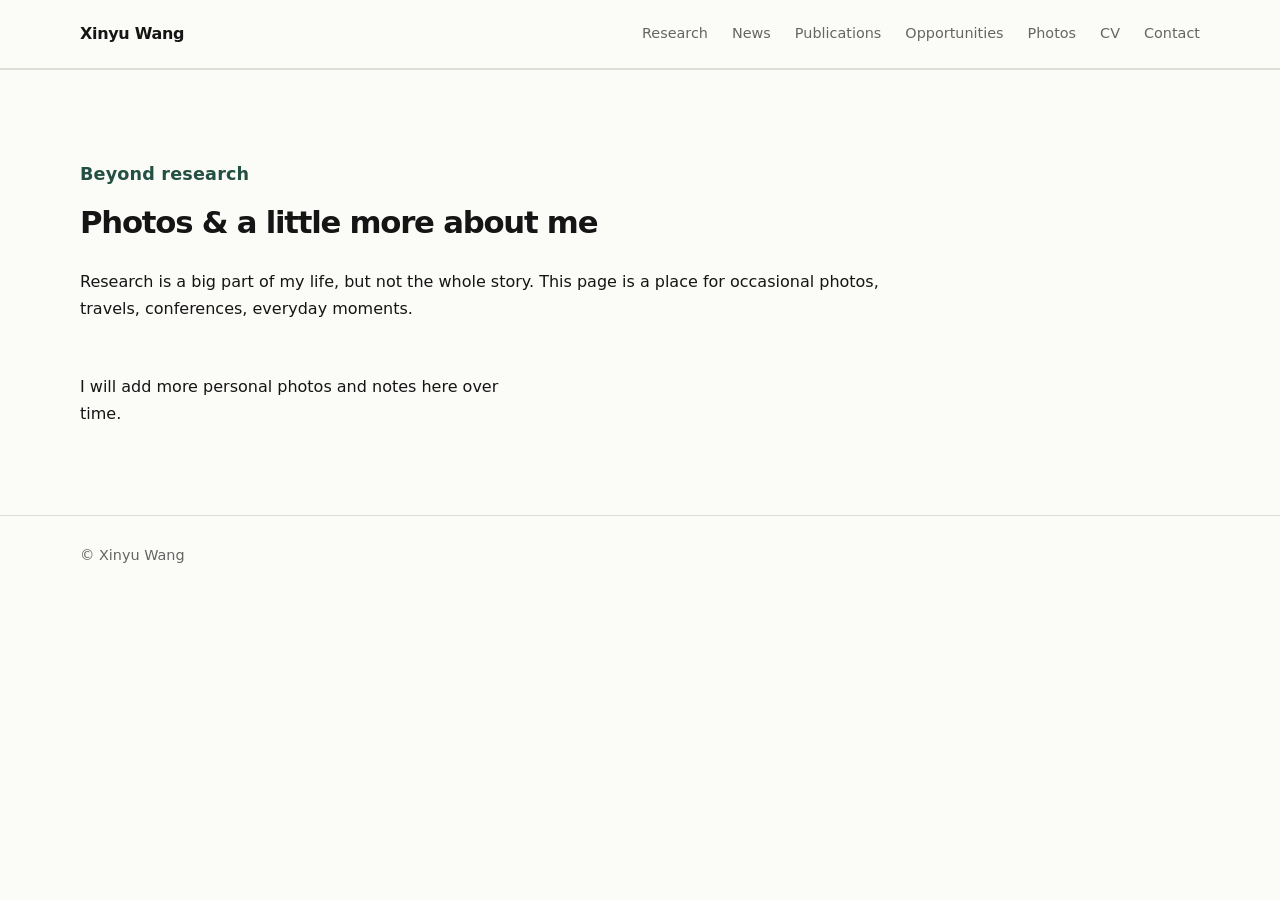
<file: photos.html>
<!DOCTYPE html>
<html lang="en">
<head>
  <meta charset="utf-8" />
  <meta name="viewport" content="width=device-width, initial-scale=1" />
  <meta name="description" content="Xinyu Wang — topological mechanics, liquid crystals, architected materials, and soft matter." />
  <title>Photos | Xinyu Wang</title>
  <link rel="stylesheet" href="style.css" />
</head>
<body>

  <header class="site-header">
    <div class="wrap nav-wrap">
      <a class="brand" href="index.html">Xinyu Wang</a>
      <nav>
        <a href="research.html">Research</a>
        <a href="news.html">News</a>
        <a href="publications.html">Publications</a>
        <a href="opportunities.html">Opportunities</a>
        <a href="photos.html">Photos</a>
        <a href="cv.pdf">CV</a>
        <a href="contact.html">Contact</a>
      </nav>
    </div>
  </header>

<main>

<section class="section">
  <div class="wrap">
    <p class="section-kicker">Beyond research</p>
    <h2>Photos &amp; a little more about me</h2>
    <p class="big-copy">
      Research is a big part of my life, but not the whole story. This page is a place for
      occasional photos, travels, conferences, everyday moments.
    </p>

    <div class="photo-grid">
        <p>
          I will add more personal photos and notes here over time.
        </p>
      </div>
    </div>
  </div>
</section>

</main>
<footer>
  <div class="wrap">© Xinyu Wang</div>
</footer>
</body>
</html>
</file>
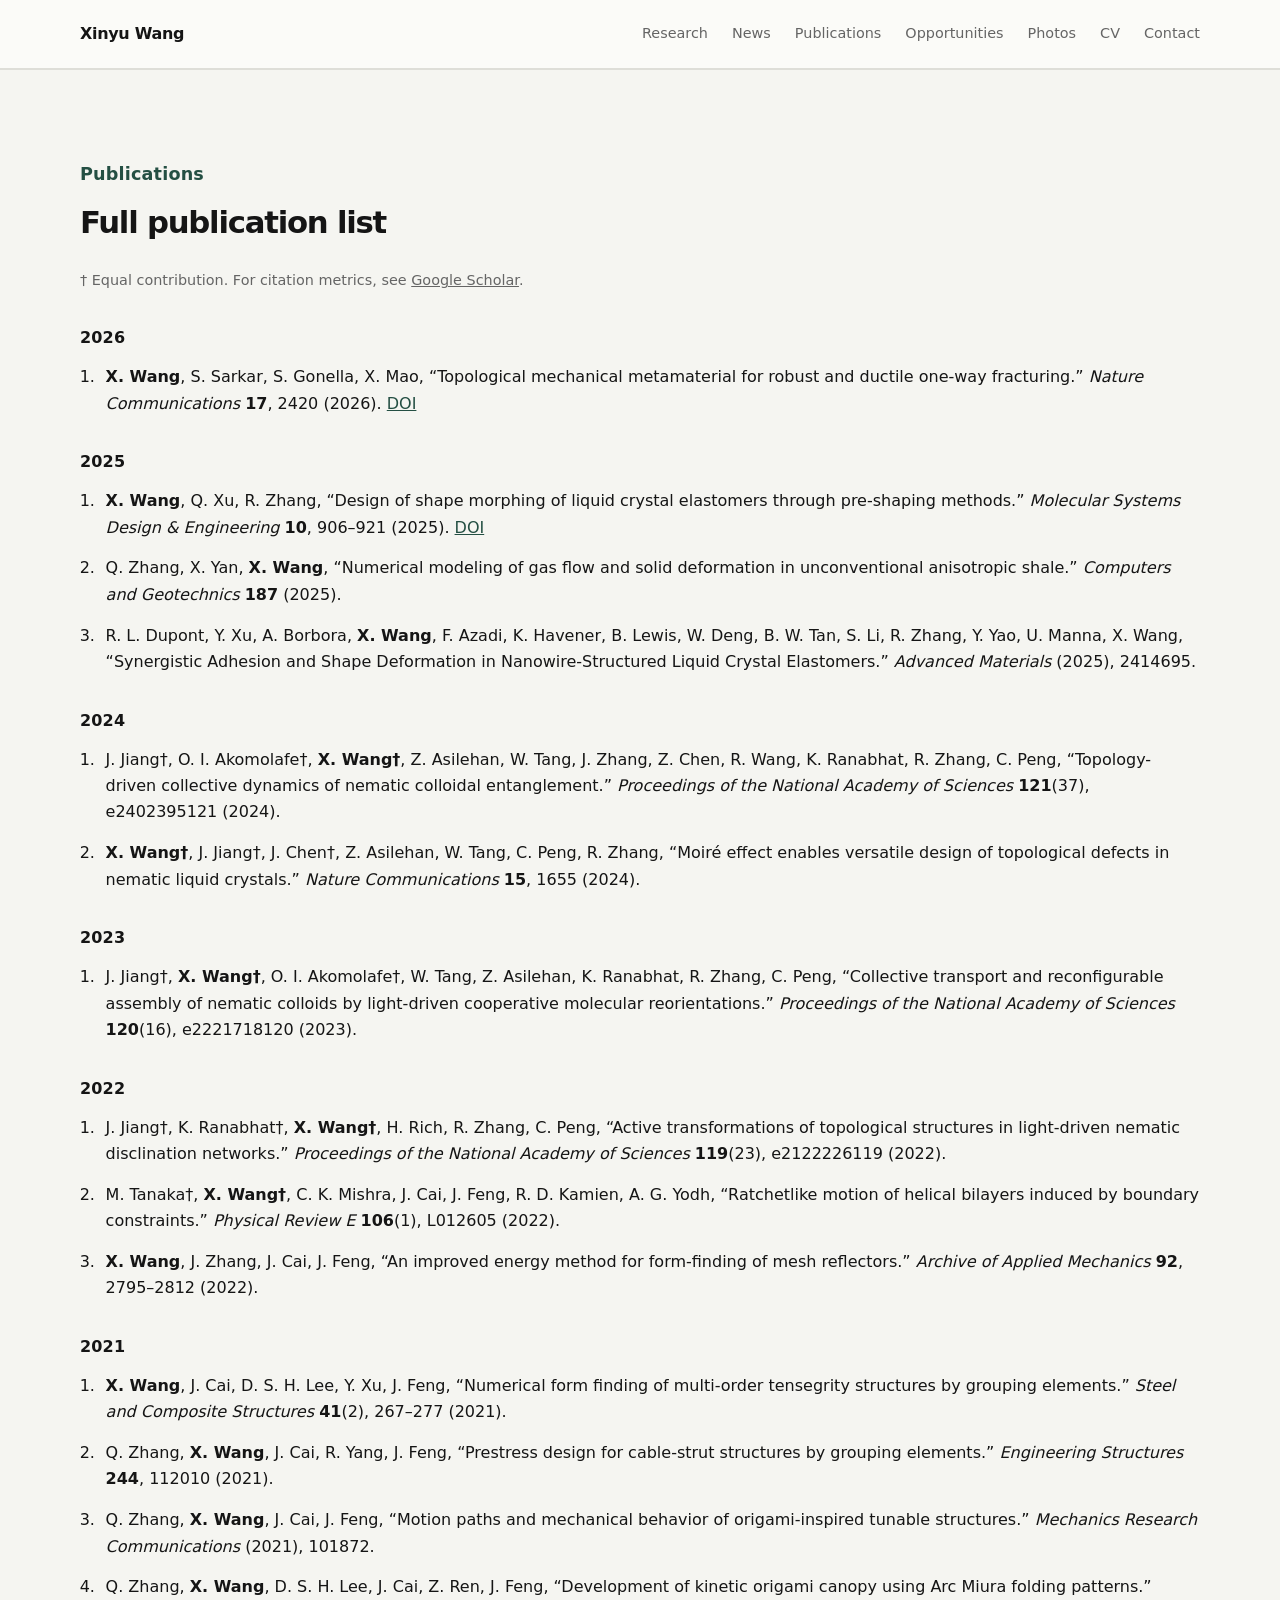
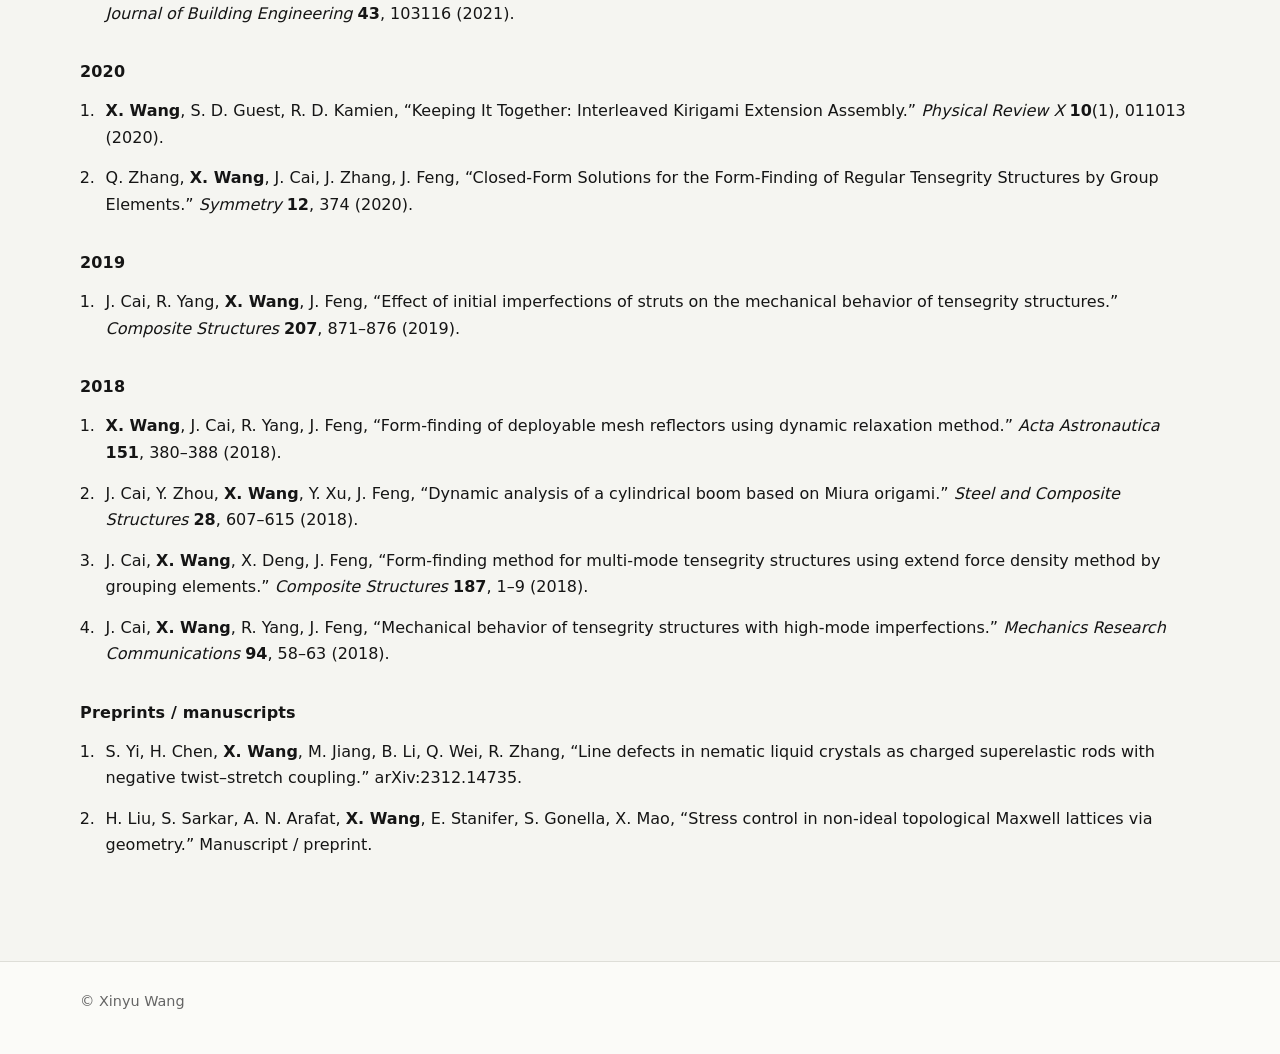
<file: publications.html>
<!DOCTYPE html>
<html lang="en">
<head>
  <meta charset="utf-8" />
  <meta name="viewport" content="width=device-width, initial-scale=1" />
  <meta name="description" content="Xinyu Wang — topological mechanics, liquid crystals, architected materials, and soft matter." />
  <title>Publications | Xinyu Wang</title>
  <link rel="stylesheet" href="style.css" />
</head>
<body>

  <header class="site-header">
    <div class="wrap nav-wrap">
      <a class="brand" href="index.html">Xinyu Wang</a>
      <nav>
        <a href="research.html">Research</a>
        <a href="news.html">News</a>
        <a href="publications.html">Publications</a>
        <a href="opportunities.html">Opportunities</a>
        <a href="photos.html">Photos</a>
        <a href="cv.pdf">CV</a>
        <a href="contact.html">Contact</a>
      </nav>
    </div>
  </header>

<main>
<section id="publications" class="section alt">
      <div class="wrap">
        <p class="section-kicker">Publications</p>
        <h2>Full publication list</h2>
        <p class="note">† Equal contribution. For citation metrics, see <a href="https://scholar.google.com/citations?hl=en&user=svGlrvEAAAAJ">Google Scholar</a>.</p>

        <h3 class="pub-year">2026</h3>
        <ol class="full-pub-list">
          <li id="pub-tmm-fracture"><strong>X. Wang</strong>, S. Sarkar, S. Gonella, X. Mao, “Topological mechanical metamaterial for robust and ductile one-way fracturing.” <em>Nature Communications</em> <strong>17</strong>, 2420 (2026). <a href="https://doi.org/10.1038/s41467-026-69026-7">DOI</a></li>
        </ol>

        <h3 class="pub-year">2025</h3>
        <ol class="full-pub-list">
          <li id="pub-lce"><strong>X. Wang</strong>, Q. Xu, R. Zhang, “Design of shape morphing of liquid crystal elastomers through pre-shaping methods.” <em>Molecular Systems Design &amp; Engineering</em> <strong>10</strong>, 906–921 (2025). <a href="https://doi.org/10.1039/D5ME00046G">DOI</a></li>
          <li>Q. Zhang, X. Yan, <strong>X. Wang</strong>, “Numerical modeling of gas flow and solid deformation in unconventional anisotropic shale.” <em>Computers and Geotechnics</em> <strong>187</strong> (2025).</li>
          <li>R. L. Dupont, Y. Xu, A. Borbora, <strong>X. Wang</strong>, F. Azadi, K. Havener, B. Lewis, W. Deng, B. W. Tan, S. Li, R. Zhang, Y. Yao, U. Manna, X. Wang, “Synergistic Adhesion and Shape Deformation in Nanowire-Structured Liquid Crystal Elastomers.” <em>Advanced Materials</em> (2025), 2414695.</li>
        </ol>

        <h3 class="pub-year">2024</h3>
        <ol class="full-pub-list">
          <li id="pub-colloids">J. Jiang†, O. I. Akomolafe†, <strong>X. Wang†</strong>, Z. Asilehan, W. Tang, J. Zhang, Z. Chen, R. Wang, K. Ranabhat, R. Zhang, C. Peng, “Topology-driven collective dynamics of nematic colloidal entanglement.” <em>Proceedings of the National Academy of Sciences</em> <strong>121</strong>(37), e2402395121 (2024).</li>
          <li id="pub-moire"><strong>X. Wang†</strong>, J. Jiang†, J. Chen†, Z. Asilehan, W. Tang, C. Peng, R. Zhang, “Moiré effect enables versatile design of topological defects in nematic liquid crystals.” <em>Nature Communications</em> <strong>15</strong>, 1655 (2024).</li>
        </ol>

        <h3 class="pub-year">2023</h3>
        <ol class="full-pub-list">
          <li id="pub-colloid-transport">J. Jiang†, <strong>X. Wang†</strong>, O. I. Akomolafe†, W. Tang, Z. Asilehan, K. Ranabhat, R. Zhang, C. Peng, “Collective transport and reconfigurable assembly of nematic colloids by light-driven cooperative molecular reorientations.” <em>Proceedings of the National Academy of Sciences</em> <strong>120</strong>(16), e2221718120 (2023).</li>
        </ol>

        <h3 class="pub-year">2022</h3>
        <ol class="full-pub-list">
          <li id="pub-lc-defects">J. Jiang†, K. Ranabhat†, <strong>X. Wang†</strong>, H. Rich, R. Zhang, C. Peng, “Active transformations of topological structures in light-driven nematic disclination networks.” <em>Proceedings of the National Academy of Sciences</em> <strong>119</strong>(23), e2122226119 (2022).</li>
          <li id="pub-bilayer">M. Tanaka†, <strong>X. Wang†</strong>, C. K. Mishra, J. Cai, J. Feng, R. D. Kamien, A. G. Yodh, “Ratchetlike motion of helical bilayers induced by boundary constraints.” <em>Physical Review E</em> <strong>106</strong>(1), L012605 (2022).</li>
          <li><strong>X. Wang</strong>, J. Zhang, J. Cai, J. Feng, “An improved energy method for form-finding of mesh reflectors.” <em>Archive of Applied Mechanics</em> <strong>92</strong>, 2795–2812 (2022).</li>
        </ol>

        <h3 class="pub-year">2021</h3>
        <ol class="full-pub-list">
          <li><strong>X. Wang</strong>, J. Cai, D. S. H. Lee, Y. Xu, J. Feng, “Numerical form finding of multi-order tensegrity structures by grouping elements.” <em>Steel and Composite Structures</em> <strong>41</strong>(2), 267–277 (2021).</li>
          <li>Q. Zhang, <strong>X. Wang</strong>, J. Cai, R. Yang, J. Feng, “Prestress design for cable-strut structures by grouping elements.” <em>Engineering Structures</em> <strong>244</strong>, 112010 (2021).</li>
          <li>Q. Zhang, <strong>X. Wang</strong>, J. Cai, J. Feng, “Motion paths and mechanical behavior of origami-inspired tunable structures.” <em>Mechanics Research Communications</em> (2021), 101872.</li>
          <li>Q. Zhang, <strong>X. Wang</strong>, D. S. H. Lee, J. Cai, Z. Ren, J. Feng, “Development of kinetic origami canopy using Arc Miura folding patterns.” <em>Journal of Building Engineering</em> <strong>43</strong>, 103116 (2021).</li>
        </ol>

        <h3 class="pub-year">2020</h3>
        <ol class="full-pub-list">
          <li id="pub-kirigami"><strong>X. Wang</strong>, S. D. Guest, R. D. Kamien, “Keeping It Together: Interleaved Kirigami Extension Assembly.” <em>Physical Review X</em> <strong>10</strong>(1), 011013 (2020).</li>
          <li>Q. Zhang, <strong>X. Wang</strong>, J. Cai, J. Zhang, J. Feng, “Closed-Form Solutions for the Form-Finding of Regular Tensegrity Structures by Group Elements.” <em>Symmetry</em> <strong>12</strong>, 374 (2020).</li>
        </ol>

        <h3 class="pub-year">2019</h3>
        <ol class="full-pub-list">
          <li>J. Cai, R. Yang, <strong>X. Wang</strong>, J. Feng, “Effect of initial imperfections of struts on the mechanical behavior of tensegrity structures.” <em>Composite Structures</em> <strong>207</strong>, 871–876 (2019).</li>
        </ol>

        <h3 class="pub-year">2018</h3>
        <ol class="full-pub-list">
          <li id="pub-reflector"><strong>X. Wang</strong>, J. Cai, R. Yang, J. Feng, “Form-finding of deployable mesh reflectors using dynamic relaxation method.” <em>Acta Astronautica</em> <strong>151</strong>, 380–388 (2018).</li>
          <li>J. Cai, Y. Zhou, <strong>X. Wang</strong>, Y. Xu, J. Feng, “Dynamic analysis of a cylindrical boom based on Miura origami.” <em>Steel and Composite Structures</em> <strong>28</strong>, 607–615 (2018).</li>
          <li>J. Cai, <strong>X. Wang</strong>, X. Deng, J. Feng, “Form-finding method for multi-mode tensegrity structures using extend force density method by grouping elements.” <em>Composite Structures</em> <strong>187</strong>, 1–9 (2018).</li>
          <li>J. Cai, <strong>X. Wang</strong>, R. Yang, J. Feng, “Mechanical behavior of tensegrity structures with high-mode imperfections.” <em>Mechanics Research Communications</em> <strong>94</strong>, 58–63 (2018).</li>
        </ol>

        <h3 class="pub-year">Preprints / manuscripts</h3>
        <ol class="full-pub-list">
          <li>S. Yi, H. Chen, <strong>X. Wang</strong>, M. Jiang, B. Li, Q. Wei, R. Zhang, “Line defects in nematic liquid crystals as charged superelastic rods with negative twist–stretch coupling.” arXiv:2312.14735.</li>
          <li>H. Liu, S. Sarkar, A. N. Arafat, <strong>X. Wang</strong>, E. Stanifer, S. Gonella, X. Mao, “Stress control in non-ideal topological Maxwell lattices via geometry.” Manuscript / preprint.</li>
        </ol>
      </div>
    </section>
</main>
<footer>
  <div class="wrap">© Xinyu Wang</div>
</footer>
</body>
</html>
</file>
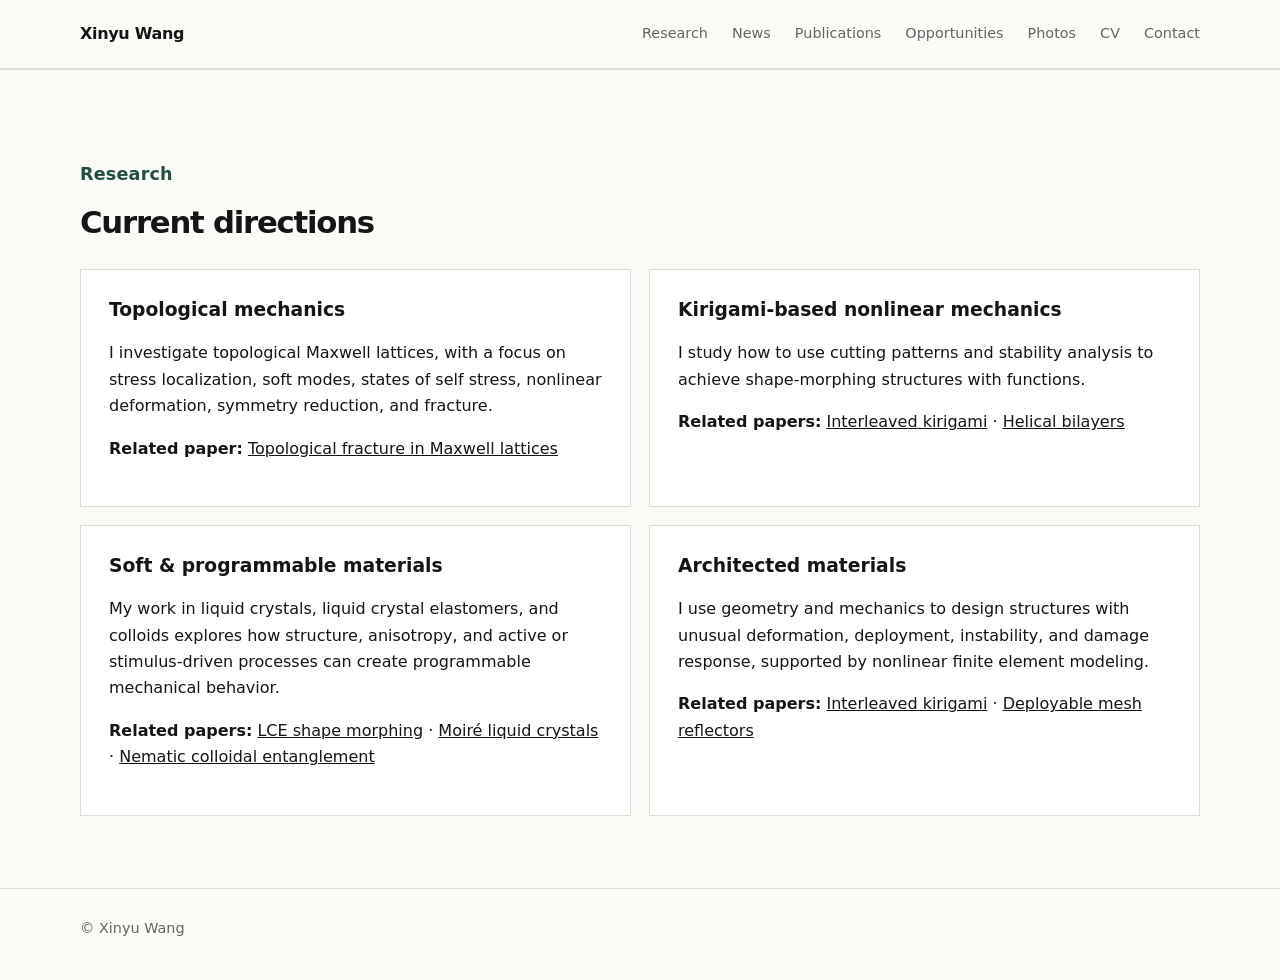
<file: research.html>
<!DOCTYPE html>
<html lang="en">
<head>
  <meta charset="utf-8" />
  <meta name="viewport" content="width=device-width, initial-scale=1" />
  <meta name="description" content="Xinyu Wang — topological mechanics, liquid crystals, architected materials, and soft matter." />
  <title>Research | Xinyu Wang</title>
  <link rel="stylesheet" href="style.css" />
</head>
<body>

  <header class="site-header">
    <div class="wrap nav-wrap">
      <a class="brand" href="index.html">Xinyu Wang</a>
      <nav>
        <a href="research.html">Research</a>
        <a href="news.html">News</a>
        <a href="publications.html">Publications</a>
        <a href="opportunities.html">Opportunities</a>
        <a href="photos.html">Photos</a>
        <a href="cv.pdf">CV</a>
        <a href="contact.html">Contact</a>
      </nav>
    </div>
  </header>

<main>
<section id="research" class="section">
      <div class="wrap">
        <p class="section-kicker">Research</p>
        <h2>Current directions</h2>
        <div class="cards">
          <article class="card">
            <h3>Topological mechanics</h3>
            <p>
              I investigate topological Maxwell lattices,
              with a focus on stress localization, soft modes, states of self stress,
              nonlinear deformation, symmetry reduction, and fracture. 
            </p>
            <p class="related-papers"><strong>Related paper:</strong> <a href="publications.html#pub-tmm-fracture">Topological fracture in Maxwell lattices</a></p>
          </article>
          <article class="card">
            <h3> Kirigami-based nonlinear mechanics</h3>
            <p>
              I study how to use cutting patterns and stability analysis to achieve shape-morphing structures with functions.
            </p>
            <p class="related-papers"><strong>Related papers:</strong> <a href="publications.html#pub-kirigami">Interleaved kirigami</a> · <a href="publications.html#pub-bilayer">Helical bilayers</a></p>
          </article>
          <article class="card">
            <h3>Soft & programmable materials</h3>
            <p>
              My work in liquid crystals, liquid crystal elastomers, and colloids explores
              how structure, anisotropy, and active or stimulus-driven processes can create
              programmable mechanical behavior.
            </p>
            <p class="related-papers"><strong>Related papers:</strong> <a href="publications.html#pub-lce">LCE shape morphing</a> · <a href="publications.html#pub-moire">Moiré liquid crystals</a> · <a href="publications.html#pub-colloids">Nematic colloidal entanglement</a></p>
          </article>
          <article class="card">
            <h3>Architected materials</h3>
            <p>
              I use geometry and mechanics to design structures with unusual deformation,
              deployment, instability, and damage response, supported by nonlinear finite
              element modeling.
            </p>
            <p class="related-papers"><strong>Related papers:</strong> <a href="publications.html#pub-kirigami">Interleaved kirigami</a> · <a href="publications.html#pub-reflector">Deployable mesh reflectors</a></p>
          </article>
        </div>
      </div>
    </section>
</main>
<footer>
  <div class="wrap">© Xinyu Wang</div>
</footer>
</body>
</html>
</file>
<file: style.css>
:root {
  --bg: #fbfbf8;
  --text: #151515;
  --muted: #656565;
  --line: #deded8;
  --accent: #244f43;
  --panel: #f1f3ef;
  --max: 1120px;
  --font-small: 0.9rem;
  --font-body: 1rem;
  --font-label: 1.1rem;
  --font-heading: clamp(1.5rem, 2.4vw, 2rem);
}

* { box-sizing: border-box; }
html { scroll-behavior: smooth; }
body {
  margin: 0;
  font-family: Inter, ui-sans-serif, system-ui, -apple-system, BlinkMacSystemFont, "Segoe UI", sans-serif;
  color: var(--text);
  background: var(--bg);
  font-size: var(--font-body);
  line-height: 1.65;
}
a { color: inherit; }
.wrap { width: min(var(--max), calc(100% - 40px)); margin: auto; }

.site-header {
  position: sticky;
  top: 0;
  z-index: 10;
  background: rgba(251,251,248,.93);
  border-bottom: 1px solid var(--line);
  backdrop-filter: blur(10px);
}
.nav-wrap {
  min-height: 68px;
  display: flex;
  align-items: center;
  justify-content: space-between;
  gap: 24px;
}
.brand { font-weight: 750; text-decoration: none; letter-spacing: -.02em; }
nav { display: flex; gap: 24px; flex-wrap: wrap; }
nav a { text-decoration: none; color: var(--muted); font-size: var(--font-small); }
nav a:hover { color: var(--text); }

.hero { padding: 76px 0 60px; }
.hero-grid {
  display: grid;
  grid-template-columns: 1.45fr .75fr;
  gap: 72px;
  align-items: center;
}
.eyebrow, .section-kicker {
  text-transform: none;
  letter-spacing: .01em;
  font-size: var(--font-label);
  font-weight: 600;
  color: var(--accent);
}
h1 {
  font-size: var(--font-heading);
  letter-spacing: -.025em;
  line-height: 1.15;
  margin: 16px 0 28px;
  max-width: 900px;
}
h2 {
  font-size: var(--font-heading);
  letter-spacing: -.04em;
  line-height: 1.08;
  margin: 8px 0 30px;
}
h3 { margin-top: 0; line-height: 1.25; }
.lede { font-size: var(--font-body); max-width: 760px; }
.hero-tags { color: var(--muted); max-width: 760px; }
.cta-row { display: flex; gap: 12px; flex-wrap: wrap; margin-top: 30px; }
.button {
  display: inline-block;
  padding: 11px 17px;
  border: 1px solid var(--text);
  border-radius: 999px;
  text-decoration: none;
  font-weight: 650;
}
.button.primary { background: var(--text); color: white; }
.hero-card {
  border: 1px solid var(--line);
  padding: 18px;
  background: white;
}
.photo-placeholder {
  aspect-ratio: 4/5;
  display: grid;
  place-items: center;
  background: var(--panel);
  color: var(--muted);
  text-align: center;
  padding: 20px;
}
.small, .meta, .note { color: var(--muted); font-size: var(--font-small); }

.section { padding: 72px 0; border-top: 1px solid var(--line); }
.section.alt { background: #f5f5f1; }
.cards {
  display: grid;
  grid-template-columns: repeat(2, 1fr);
  gap: 18px;
}
.cards.compact { margin-top: 34px; }
.card {
  background: white;
  border: 1px solid var(--line);
  padding: 28px;
}
.pub-list article {
  padding: 24px 0;
  border-top: 1px solid var(--line);
}
.pub-list article:last-child { border-bottom: 1px solid var(--line); }
.big-copy { font-size: var(--font-body); max-width: 850px; }
.callout {
  margin-top: 34px;
  border-left: 4px solid var(--accent);
  padding: 20px 24px;
  background: white;
}
.two-col {
  display: grid;
  grid-template-columns: 1.1fr .9fr;
  gap: 72px;
}
.timeline div {
  border-top: 1px solid var(--line);
  padding: 18px 0;
}
.timeline span {
  display: inline-block;
  min-width: 110px;
  color: var(--muted);
  font-size: var(--font-small);
}
.contact-block a { color: var(--accent); }
footer {
  border-top: 1px solid var(--line);
  padding: 28px 0 40px;
  color: var(--muted);
  font-size: var(--font-small);
}

@media (max-width: 780px) {
  .nav-wrap { align-items: flex-start; padding: 16px 0; }
  nav { gap: 12px; }
  .hero { padding-top: 58px; }
  .hero-grid, .two-col, .cards { grid-template-columns: 1fr; }
  .hero-grid { gap: 34px; }
}


.full-pub-list {
  margin: 0 0 30px 1.25rem;
  padding: 0;
}
.full-pub-list li {
  margin-bottom: 0.9rem;
  padding-left: 0.35rem;
}
.full-pub-list a {
  color: var(--accent);
}
.pub-year {
  margin-top: 2.2rem;
  margin-bottom: 1rem;
  font-size: var(--font-body);
  letter-spacing: 0.01em;
}


.profile-photo {
  display: block;
  width: 100%;
  height: auto;
  aspect-ratio: 1 / 1;
  object-fit: cover;
}
.photo-grid {
  display: grid;
  grid-template-columns: minmax(260px, 0.8fr) 1.2fr;
  gap: 48px;
  align-items: start;
  margin-top: 36px;
}
.photo-item {
  margin: 0;
}
.photo-item img {
  display: block;
  width: 100%;
  height: auto;
}
.photo-item figcaption {
  margin-top: 10px;
  color: var(--muted);
  font-size: var(--font-small);
}
.personal-note {
  max-width: 650px;
}
.collaboration-home {
  background: white;
}
@media (max-width: 780px) {
  .photo-grid { grid-template-columns: 1fr; gap: 28px; }
}

.news-list article {
  display: grid;
  grid-template-columns: 150px 1fr;
  gap: 24px;
  padding: 22px 0;
  border-top: 1px solid var(--line);
}
.news-list article:last-child { border-bottom: 1px solid var(--line); }
.news-list h3 { margin-bottom: 6px; }
.news-list p { margin-top: 6px; }
.news-date { color: var(--muted); font-size: var(--font-small); }
.home-news { margin-bottom: 26px; }
.home-news p { padding: 10px 0; margin: 0; border-top: 1px solid var(--line); }
.home-news p:last-child { border-bottom: 1px solid var(--line); }
@media (max-width: 650px) {
  .news-list article { grid-template-columns: 1fr; gap: 4px; }
}

.personal-reflection {
  color: var(--muted);
  font-style: italic;
  max-width: 780px;
}

.page-title { margin: 8px 0 30px; font-size: var(--font-heading); line-height: 1.08; letter-spacing: -.04em; }
nav a[aria-current="page"] { color: var(--accent); font-weight: 650; }
a:focus-visible { outline: 2px solid var(--accent); outline-offset: 4px; }
.sr-only { position: absolute; width: 1px; height: 1px; padding: 0; margin: -1px; overflow: hidden; clip: rect(0,0,0,0); white-space: nowrap; border: 0; }
.skip-link { position: fixed; top: -100px; left: 20px; z-index: 100; background: white; padding: 12px 18px; }
.skip-link:focus { top: 10px; }
.opportunities-intro { padding-bottom: 40px; }
.opportunities-copy { max-width: 850px; }
.opportunities-page .big-copy a, .opportunities-copy a { color: var(--accent); text-underline-offset: 3px; }
.opportunity-jump { display: flex; flex-wrap: wrap; gap: 12px 28px; margin: 38px 0 24px; padding: 22px 0; border-top: 1px solid var(--line); border-bottom: 1px solid var(--line); }
.opportunity-jump a { color: var(--accent); font-weight: 650; text-decoration: underline; text-underline-offset: 4px; }
.opportunity-date { max-width: 920px; margin-bottom: 0; }
.opportunity-section { scroll-margin-top: 92px; }
.opportunity-section h2 { margin-bottom: 22px; }
.opportunity-table-wrap { margin-top: 30px; }
.opportunity-table { width: 100%; border-collapse: collapse; table-layout: fixed; text-align: left; background: white; font-size: var(--font-small); line-height: 1.6; }
.opportunity-table .program-col { width: 25%; }
.opportunity-table .eligibility-col { width: 44%; }
.opportunity-table .dates-col { width: 31%; }
.opportunity-table th, .opportunity-table td { vertical-align: top; padding: 22px; border-bottom: 1px solid var(--line); overflow-wrap: anywhere; }
.opportunity-table thead th { background: var(--panel); color: var(--accent); font-size: var(--font-small); letter-spacing: .02em; padding-top: 16px; padding-bottom: 16px; }
.opportunity-table tbody th { font-weight: 650; }
.opportunity-table a { color: var(--accent); text-decoration-thickness: 1px; text-underline-offset: 3px; }
.program-meta { display: block; font-weight: 400; color: var(--muted); font-size: var(--font-small); margin-top: 8px; }
.program-dates strong { display: block; font-weight: 600; }
.program-dates small { display: block; font-size: var(--font-small); color: var(--muted); margin-top: 8px; }
.program-dates small + strong { margin-top: 18px; }
.opportunity-contact .button { overflow-wrap: anywhere; max-width: 100%; }
@media (max-width: 780px) {
  .opportunity-section { scroll-margin-top: 154px; }
  .opportunity-table, .opportunity-table tbody, .opportunity-table tr, .opportunity-table th, .opportunity-table td { display: block; width: 100%; }
  .opportunity-table colgroup { display: none; }
  .opportunity-table thead { position: absolute; width: 1px; height: 1px; overflow: hidden; clip: rect(0,0,0,0); }
  .opportunity-table { background: transparent; }
  .opportunity-table tr { margin-bottom: 20px; border: 1px solid var(--line); background: white; }
  .opportunity-table tbody th { background: var(--panel); font-size: var(--font-body); padding: 20px; }
  .opportunity-table td { padding: 18px 20px; }
  .opportunity-table td:last-child { border-bottom: 0; }
  .opportunity-table td::before { content: attr(data-label); display: block; font-size: var(--font-small); font-weight: 750; letter-spacing: .03em; color: var(--accent); margin-bottom: 8px; }
  .opportunities-page .section { padding-top: 48px; padding-bottom: 48px; }
}
@media (max-width: 780px) {
  .nav-wrap { flex-direction: column; gap: 12px; }
  nav { column-gap: 16px; row-gap: 8px; }
}
</file>
